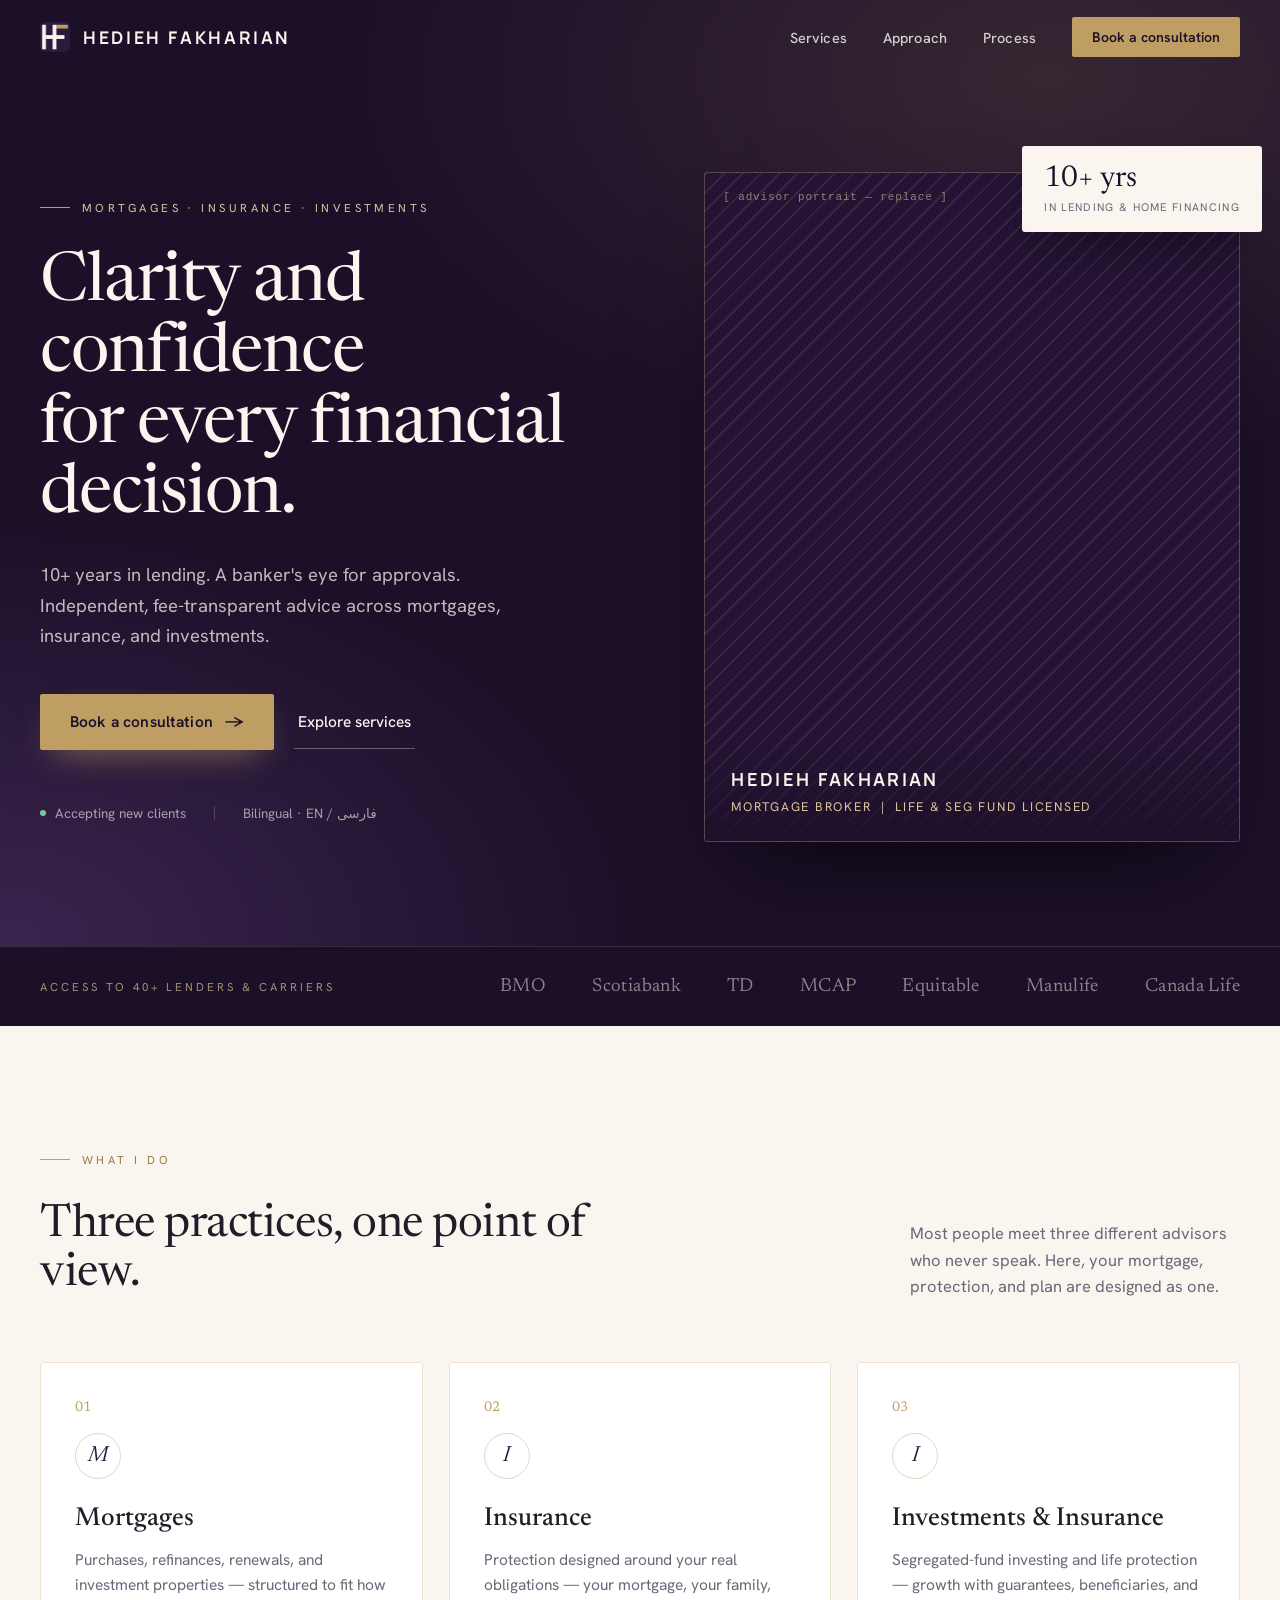
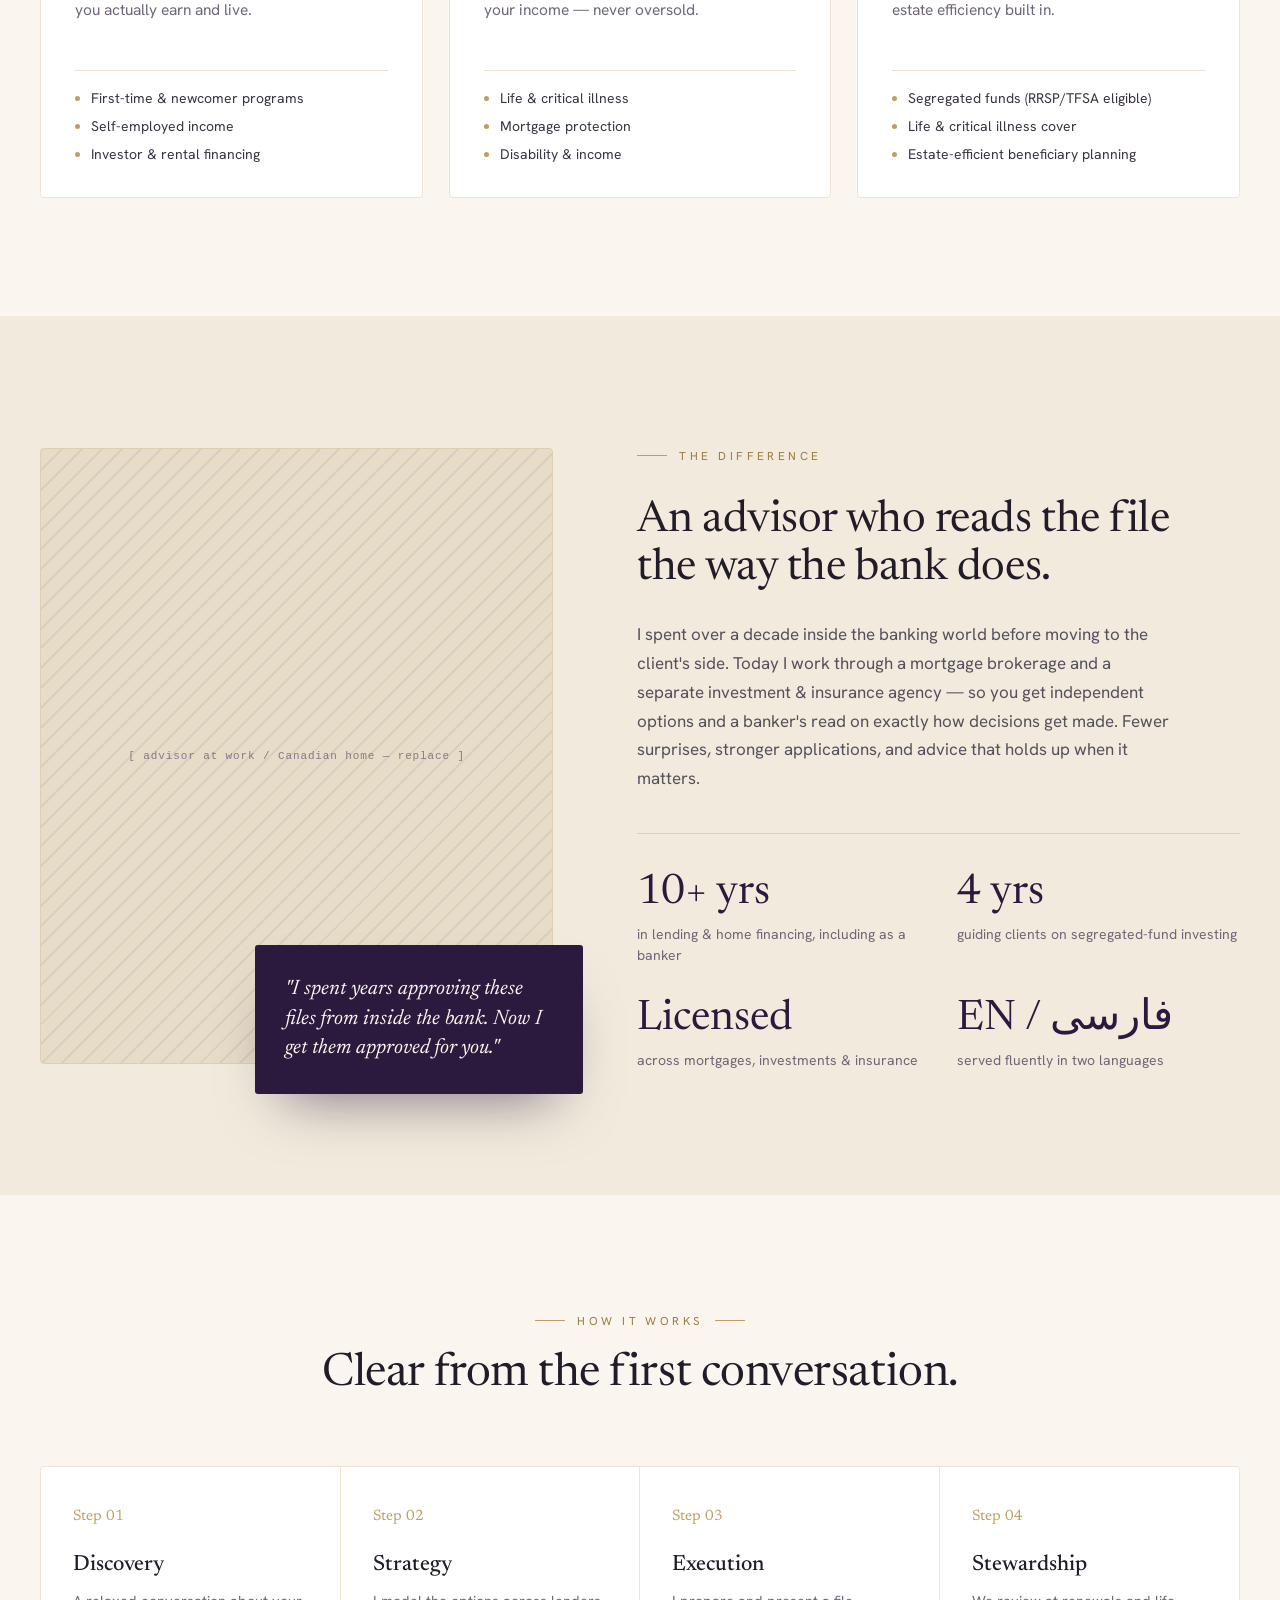
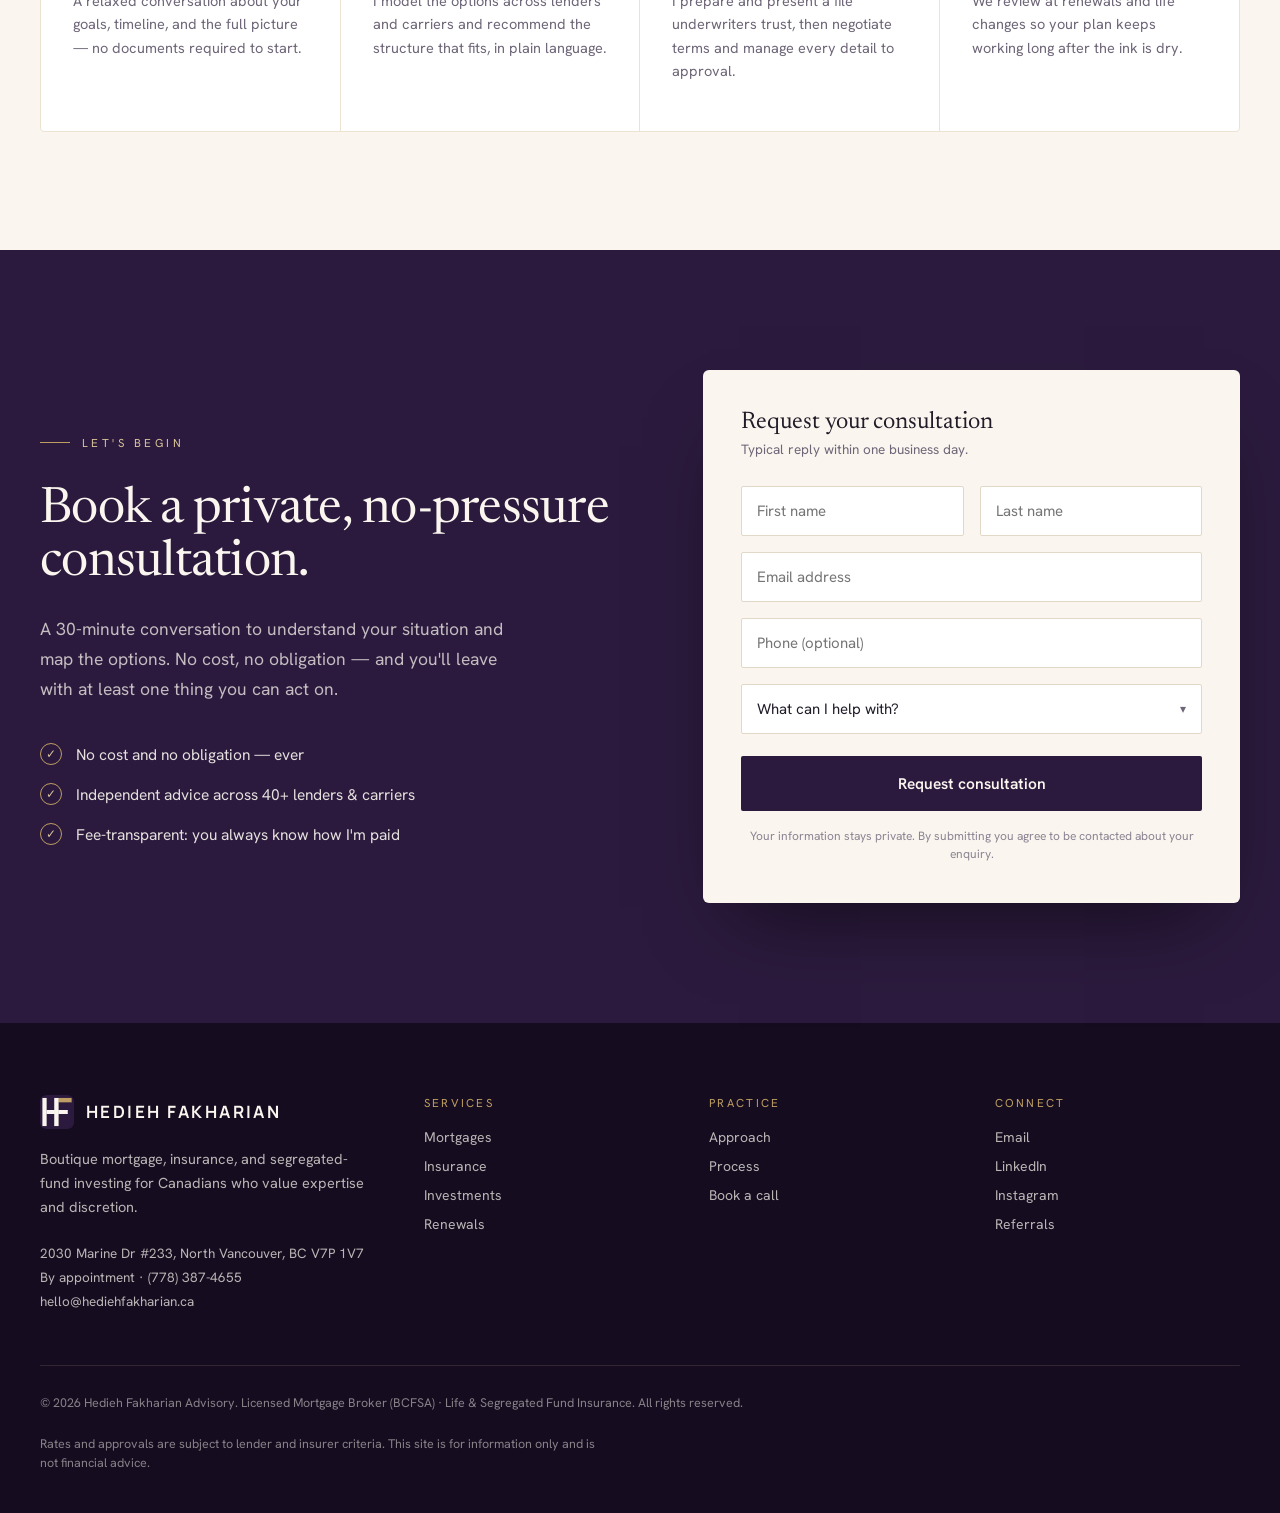
<file: index.html>
<!DOCTYPE html>
<html lang="en">
<head>
  <meta charset="utf-8">
  <meta name="viewport" content="width=device-width, initial-scale=1">
  <title>Hedieh Fakharian Advisory — Mortgages, Insurance & Investments</title>
  <meta name="description" content="Boutique mortgage, insurance, and segregated-fund investing for Canadians who value expertise and discretion. Based in North Vancouver, BC.">
  <link rel="icon" type="image/png" href="assets/favicon.png">
  <link rel="apple-touch-icon" href="assets/app-icon.png">
  <link rel="preconnect" href="https://fonts.googleapis.com">
  <link rel="preconnect" href="https://fonts.gstatic.com" crossorigin>
  <link href="https://fonts.googleapis.com/css2?family=Newsreader:ital,opsz,wght@0,6..72,300;0,6..72,400;0,6..72,500;0,6..72,600;1,6..72,300;1,6..72,400&family=Hanken+Grotesk:wght@400;500;600;700&family=Manrope:wght@600;700;800&display=swap" rel="stylesheet">
  <link rel="stylesheet" href="styles.css">
</head>
<body>

  <!-- HEADER -->
  <header class="site-header" id="site-header">
    <div class="header-inner">
      <a href="#top" class="wordmark">
        <img src="assets/favicon.png" alt="" class="wordmark-icon">
        <span class="wordmark-text">HEDIEH&nbsp;FAKHARIAN</span>
      </a>
      <nav class="header-nav">
        <a href="#services" class="nav-link">Services</a>
        <a href="#approach" class="nav-link">Approach</a>
        <a href="#process" class="nav-link">Process</a>
        <a href="#book" class="header-cta">Book a consultation</a>
      </nav>
      <button class="mobile-menu-btn" aria-label="Open menu" id="mobile-menu-btn">
        <span></span><span></span><span></span>
      </button>
    </div>
  </header>

  <!-- HERO -->
  <section id="top" class="hero">
    <div class="hero-gradient"></div>
    <div class="hero-inner">
      <div class="hero-content">
        <div class="eyebrow">
          <span class="eyebrow-line"></span>
          <span class="eyebrow-text">Mortgages · Insurance · Investments</span>
        </div>
        <h1 class="hero-heading">
          Clarity and confidence<br>for every financial decision.
        </h1>
        <p class="hero-sub">
          10+ years in lending. A banker's eye for approvals. Independent, fee-transparent advice across mortgages, insurance, and investments.
        </p>
        <div class="hero-actions">
          <a href="#book" class="btn-primary">
            Book a consultation <span class="arrow">→</span>
          </a>
          <a href="#services" class="btn-ghost">
            Explore services
          </a>
        </div>
        <div class="hero-meta">
          <span class="status-badge"><span class="status-dot"></span> Accepting new clients</span>
          <span class="meta-divider"></span>
          <span>Bilingual · EN / فارسی</span>
        </div>
      </div>

      <div class="hero-portrait">
        <div class="portrait-frame">
          <span class="portrait-placeholder">[ advisor portrait — replace ]</span>
          <div class="portrait-overlay">
            <div class="portrait-name">HEDIEH&nbsp;FAKHARIAN</div>
            <div class="portrait-title">Mortgage Broker &nbsp;|&nbsp; Life &amp; Seg Fund Licensed</div>
          </div>
        </div>
        <div class="portrait-chip">
          <div class="chip-figure">10+ yrs</div>
          <div class="chip-label">in lending &amp; home financing</div>
        </div>
      </div>
    </div>
  </section>

  <!-- TRUST STRIP -->
  <section class="trust-strip">
    <div class="trust-inner">
      <span class="trust-label">Access to 40+ lenders &amp; carriers</span>
      <div class="trust-logos">
        <span class="partner-name">BMO</span>
        <span class="partner-name">Scotiabank</span>
        <span class="partner-name">TD</span>
        <span class="partner-name">MCAP</span>
        <span class="partner-name">Equitable</span>
        <span class="partner-name">Manulife</span>
        <span class="partner-name">Canada Life</span>
      </div>
    </div>
  </section>

  <!-- SERVICES -->
  <section id="services" class="services">
    <div class="services-inner">
      <div class="services-header">
        <div class="services-header-left">
          <div class="eyebrow">
            <span class="eyebrow-line"></span>
            <span class="eyebrow-text eyebrow-text--dark">What I do</span>
          </div>
          <h2 class="section-heading">Three practices, one point of view.</h2>
        </div>
        <p class="services-intro">Most people meet three different advisors who never speak. Here, your mortgage, protection, and plan are designed as one.</p>
      </div>

      <div class="services-grid">
        <div class="service-card">
          <span class="service-num">01</span>
          <div class="service-icon"><span>M</span></div>
          <h3 class="service-title">Mortgages</h3>
          <p class="service-body">Purchases, refinances, renewals, and investment properties — structured to fit how you actually earn and live.</p>
          <div class="service-points">
            <div class="service-point"><span class="point-dot"></span>First-time &amp; newcomer programs</div>
            <div class="service-point"><span class="point-dot"></span>Self-employed income</div>
            <div class="service-point"><span class="point-dot"></span>Investor &amp; rental financing</div>
          </div>
        </div>

        <div class="service-card">
          <span class="service-num">02</span>
          <div class="service-icon"><span>I</span></div>
          <h3 class="service-title">Insurance</h3>
          <p class="service-body">Protection designed around your real obligations — your mortgage, your family, your income — never oversold.</p>
          <div class="service-points">
            <div class="service-point"><span class="point-dot"></span>Life &amp; critical illness</div>
            <div class="service-point"><span class="point-dot"></span>Mortgage protection</div>
            <div class="service-point"><span class="point-dot"></span>Disability &amp; income</div>
          </div>
        </div>

        <div class="service-card">
          <span class="service-num">03</span>
          <div class="service-icon"><span>I</span></div>
          <h3 class="service-title">Investments &amp; Insurance</h3>
          <p class="service-body">Segregated-fund investing and life protection — growth with guarantees, beneficiaries, and estate efficiency built in.</p>
          <div class="service-points">
            <div class="service-point"><span class="point-dot"></span>Segregated funds (RRSP/TFSA eligible)</div>
            <div class="service-point"><span class="point-dot"></span>Life &amp; critical illness cover</div>
            <div class="service-point"><span class="point-dot"></span>Estate-efficient beneficiary planning</div>
          </div>
        </div>
      </div>
    </div>
  </section>

  <!-- APPROACH / DIFFERENTIATOR -->
  <section id="approach" class="approach">
    <div class="approach-inner">
      <div class="approach-image-col">
        <div class="approach-image-frame">
          <span class="approach-placeholder">[ advisor at work / Canadian home — replace ]</span>
        </div>
        <div class="approach-quote-card">
          <p>"I spent years approving these files from inside the bank. Now I get them approved for you."</p>
        </div>
      </div>

      <div class="approach-content">
        <div class="eyebrow">
          <span class="eyebrow-line"></span>
          <span class="eyebrow-text eyebrow-text--dark">The difference</span>
        </div>
        <h2 class="section-heading approach-heading">An advisor who reads the file the way the bank does.</h2>
        <p class="approach-body">I spent over a decade inside the banking world before moving to the client's side. Today I work through a mortgage brokerage and a separate investment &amp; insurance agency — so you get independent options and a banker's read on exactly how decisions get made. Fewer surprises, stronger applications, and advice that holds up when it matters.</p>

        <div class="stats-grid">
          <div class="stat">
            <div class="stat-figure">10+ yrs</div>
            <div class="stat-label">in lending &amp; home financing, including as a banker</div>
          </div>
          <div class="stat">
            <div class="stat-figure">4 yrs</div>
            <div class="stat-label">guiding clients on segregated-fund investing</div>
          </div>
          <div class="stat">
            <div class="stat-figure">Licensed</div>
            <div class="stat-label">across mortgages, investments &amp; insurance</div>
          </div>
          <div class="stat">
            <div class="stat-figure">EN / فارسی</div>
            <div class="stat-label">served fluently in two languages</div>
          </div>
        </div>
      </div>
    </div>
  </section>

  <!-- PROCESS -->
  <section id="process" class="process">
    <div class="process-inner">
      <div class="process-header">
        <div class="eyebrow eyebrow--centered">
          <span class="eyebrow-line"></span>
          <span class="eyebrow-text eyebrow-text--dark">How it works</span>
          <span class="eyebrow-line"></span>
        </div>
        <h2 class="section-heading">Clear from the first conversation.</h2>
      </div>
      <div class="process-grid">
        <div class="process-step">
          <div class="step-num">Step 01</div>
          <h3 class="step-title">Discovery</h3>
          <p class="step-body">A relaxed conversation about your goals, timeline, and the full picture — no documents required to start.</p>
        </div>
        <div class="process-step">
          <div class="step-num">Step 02</div>
          <h3 class="step-title">Strategy</h3>
          <p class="step-body">I model the options across lenders and carriers and recommend the structure that fits, in plain language.</p>
        </div>
        <div class="process-step">
          <div class="step-num">Step 03</div>
          <h3 class="step-title">Execution</h3>
          <p class="step-body">I prepare and present a file underwriters trust, then negotiate terms and manage every detail to approval.</p>
        </div>
        <div class="process-step">
          <div class="step-num">Step 04</div>
          <h3 class="step-title">Stewardship</h3>
          <p class="step-body">We review at renewals and life changes so your plan keeps working long after the ink is dry.</p>
        </div>
      </div>
    </div>
  </section>

  <!-- BOOKING / CTA -->
  <section id="book" class="booking">
    <div class="booking-inner">
      <div class="booking-content">
        <div class="eyebrow">
          <span class="eyebrow-line"></span>
          <span class="eyebrow-text">Let's begin</span>
        </div>
        <h2 class="booking-heading">Book a private, no-pressure consultation.</h2>
        <p class="booking-sub">A 30-minute conversation to understand your situation and map the options. No cost, no obligation — and you'll leave with at least one thing you can act on.</p>
        <div class="assurances">
          <div class="assurance"><span class="assurance-check">✓</span>No cost and no obligation — ever</div>
          <div class="assurance"><span class="assurance-check">✓</span>Independent advice across 40+ lenders &amp; carriers</div>
          <div class="assurance"><span class="assurance-check">✓</span>Fee-transparent: you always know how I'm paid</div>
        </div>
      </div>

      <div class="booking-form-card">
        <div class="form-title">Request your consultation</div>
        <div class="form-subtitle">Typical reply within one business day.</div>
        <form class="booking-form" id="booking-form">
          <div class="form-row">
            <input type="text" placeholder="First name" required class="form-input">
            <input type="text" placeholder="Last name" required class="form-input">
          </div>
          <input type="email" placeholder="Email address" required class="form-input">
          <input type="tel" placeholder="Phone (optional)" class="form-input">
          <div class="select-wrapper">
            <select class="form-select" required>
              <option value="">What can I help with?</option>
              <option>I'm exploring a mortgage</option>
              <option>Refinancing / renewal</option>
              <option>Insurance &amp; protection</option>
              <option>Investments &amp; insurance</option>
              <option>Not sure yet — let's talk</option>
            </select>
            <span class="select-arrow">▾</span>
          </div>
          <button type="submit" class="form-submit" id="form-submit">Request consultation</button>
          <p class="form-disclaimer">Your information stays private. By submitting you agree to be contacted about your enquiry.</p>
        </form>
      </div>
    </div>
  </section>

  <!-- FOOTER -->
  <footer class="site-footer">
    <div class="footer-inner">
      <div class="footer-grid">
        <div class="footer-brand">
          <div class="footer-wordmark">
            <img src="assets/favicon.png" alt="" class="footer-icon">
            <span class="footer-name">HEDIEH&nbsp;FAKHARIAN</span>
          </div>
          <p class="footer-desc">Boutique mortgage, insurance, and segregated-fund investing for Canadians who value expertise and discretion.</p>
          <div class="footer-contact">
            <div>2030 Marine Dr #233, North Vancouver, BC V7P 1V7</div>
            <div>By appointment · (778) 387-4655</div>
            <div>hello@hediehfakharian.ca</div>
          </div>
        </div>

        <div class="footer-col">
          <div class="footer-col-head">Services</div>
          <div class="footer-links">
            <a href="#services">Mortgages</a>
            <a href="#services">Insurance</a>
            <a href="#services">Investments</a>
            <a href="#services">Renewals</a>
          </div>
        </div>

        <div class="footer-col">
          <div class="footer-col-head">Practice</div>
          <div class="footer-links">
            <a href="#approach">Approach</a>
            <a href="#process">Process</a>
            <a href="#book">Book a call</a>
          </div>
        </div>

        <div class="footer-col">
          <div class="footer-col-head">Connect</div>
          <div class="footer-links">
            <a href="mailto:hello@hediehfakharian.ca">Email</a>
            <a href="#">LinkedIn</a>
            <a href="#">Instagram</a>
            <a href="#">Referrals</a>
          </div>
        </div>
      </div>

      <div class="footer-bottom">
        <span>© 2026 Hedieh Fakharian Advisory. Licensed Mortgage Broker (BCFSA) · Life &amp; Segregated Fund Insurance. All rights reserved.</span>
        <span class="footer-legal">Rates and approvals are subject to lender and insurer criteria. This site is for information only and is not financial advice.</span>
      </div>
    </div>
  </footer>

  <!-- MOBILE NAV OVERLAY -->
  <div class="mobile-nav" id="mobile-nav">
    <nav class="mobile-nav-links">
      <a href="#services">Services</a>
      <a href="#approach">Approach</a>
      <a href="#process">Process</a>
      <a href="#book" class="mobile-nav-cta">Book a consultation</a>
    </nav>
  </div>

  <script src="script.js"></script>
</body>
</html>
</file>
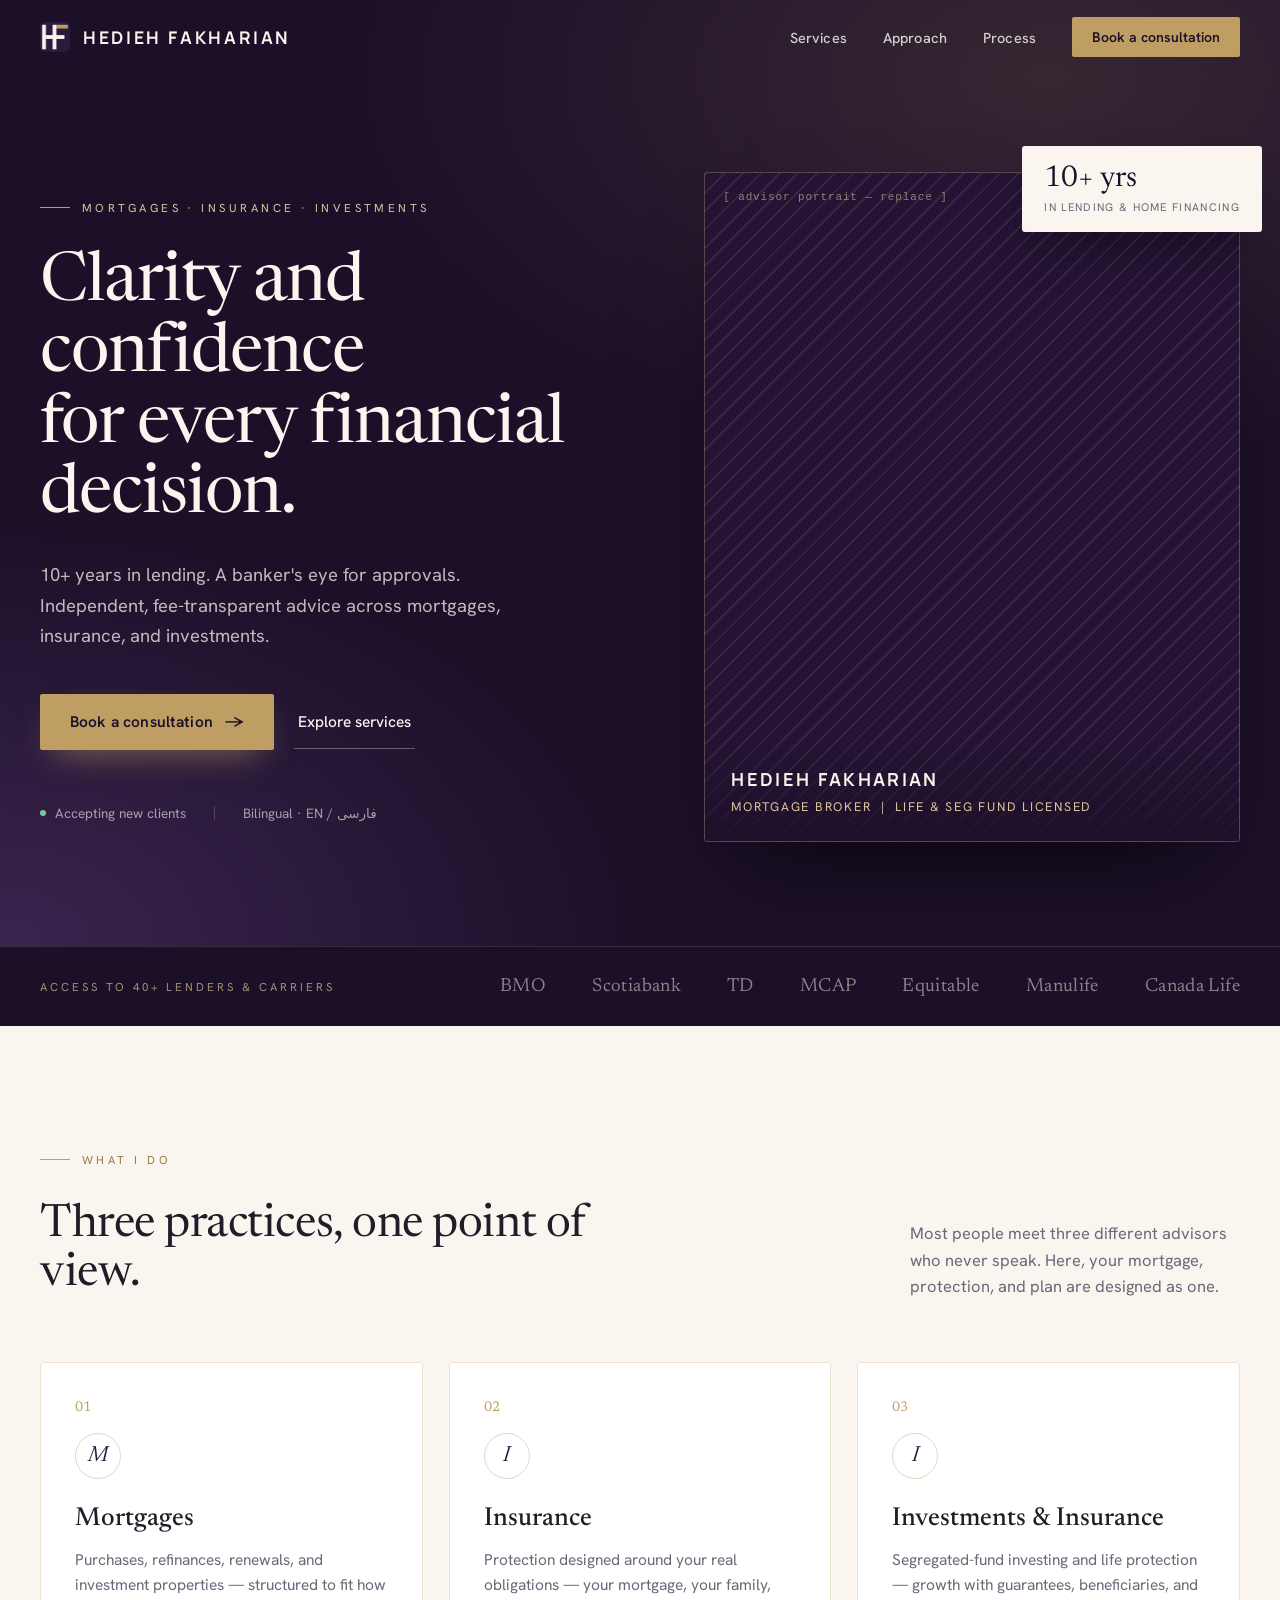
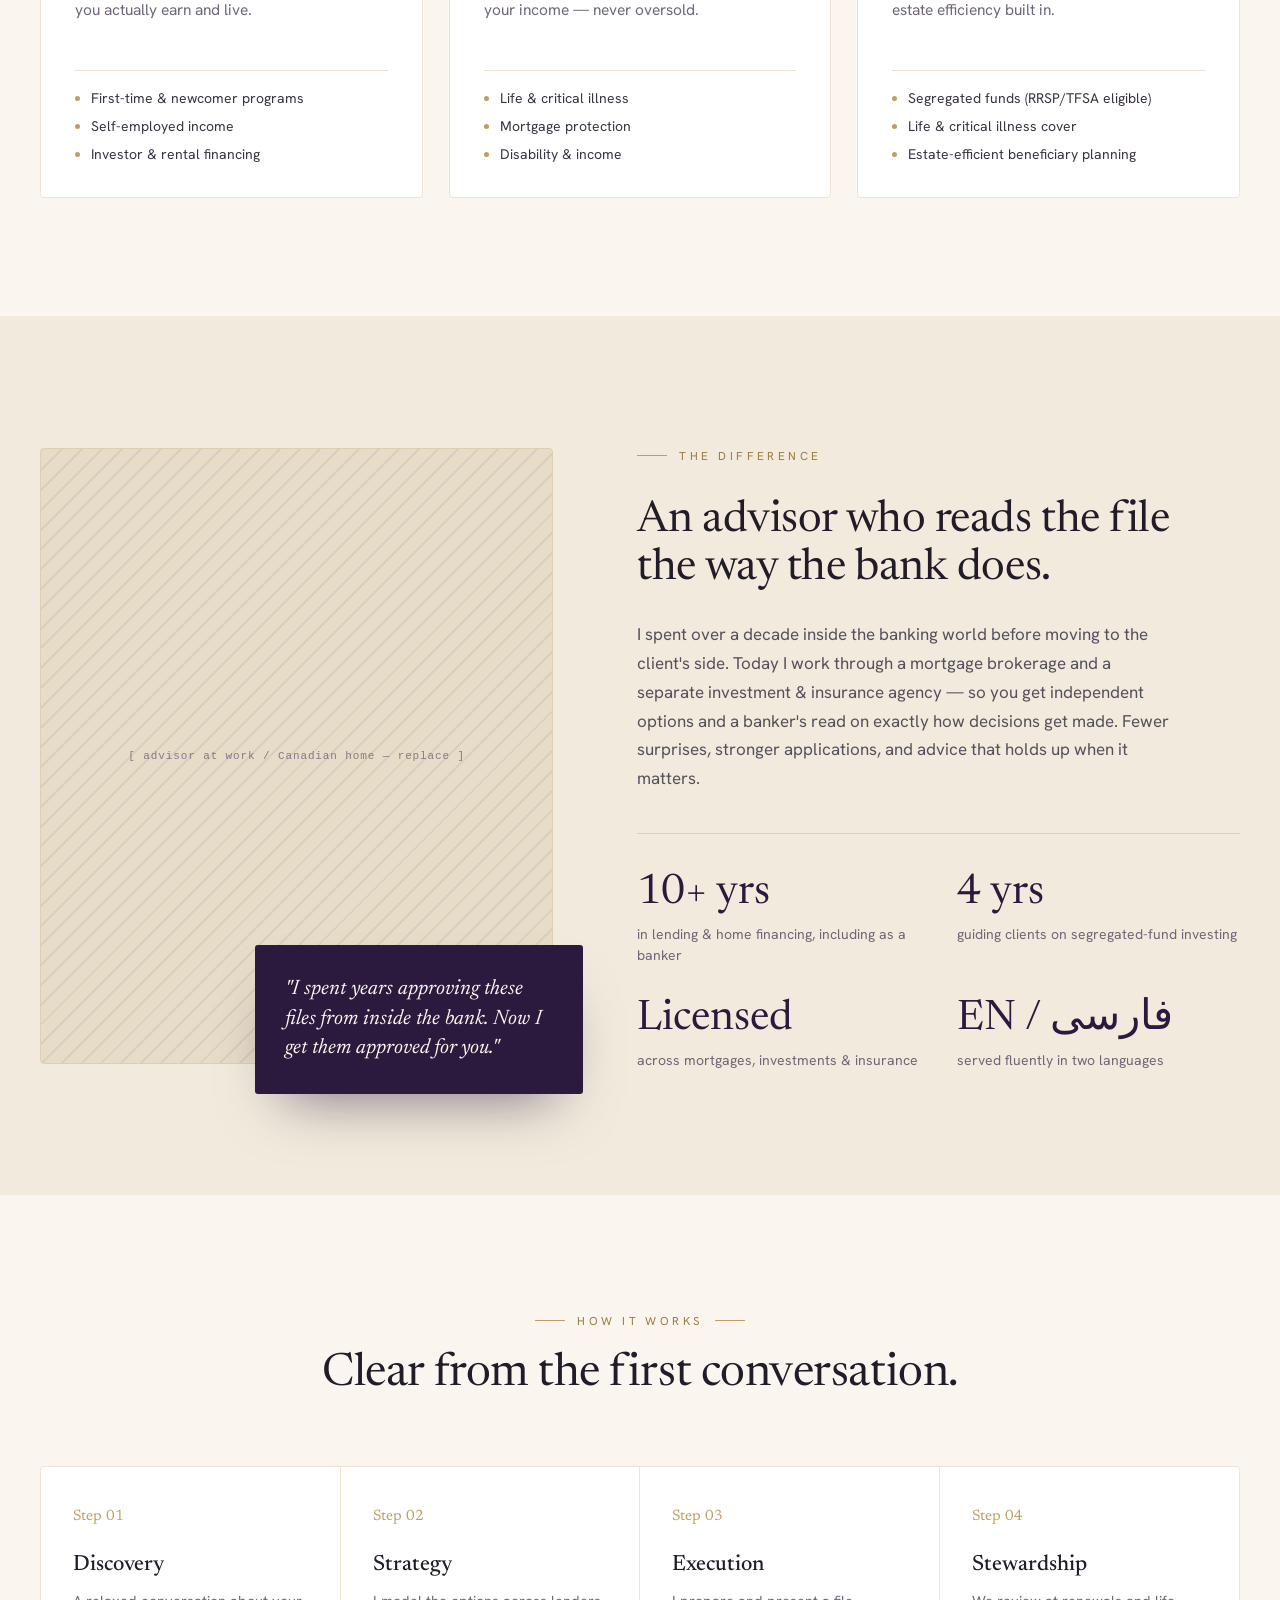
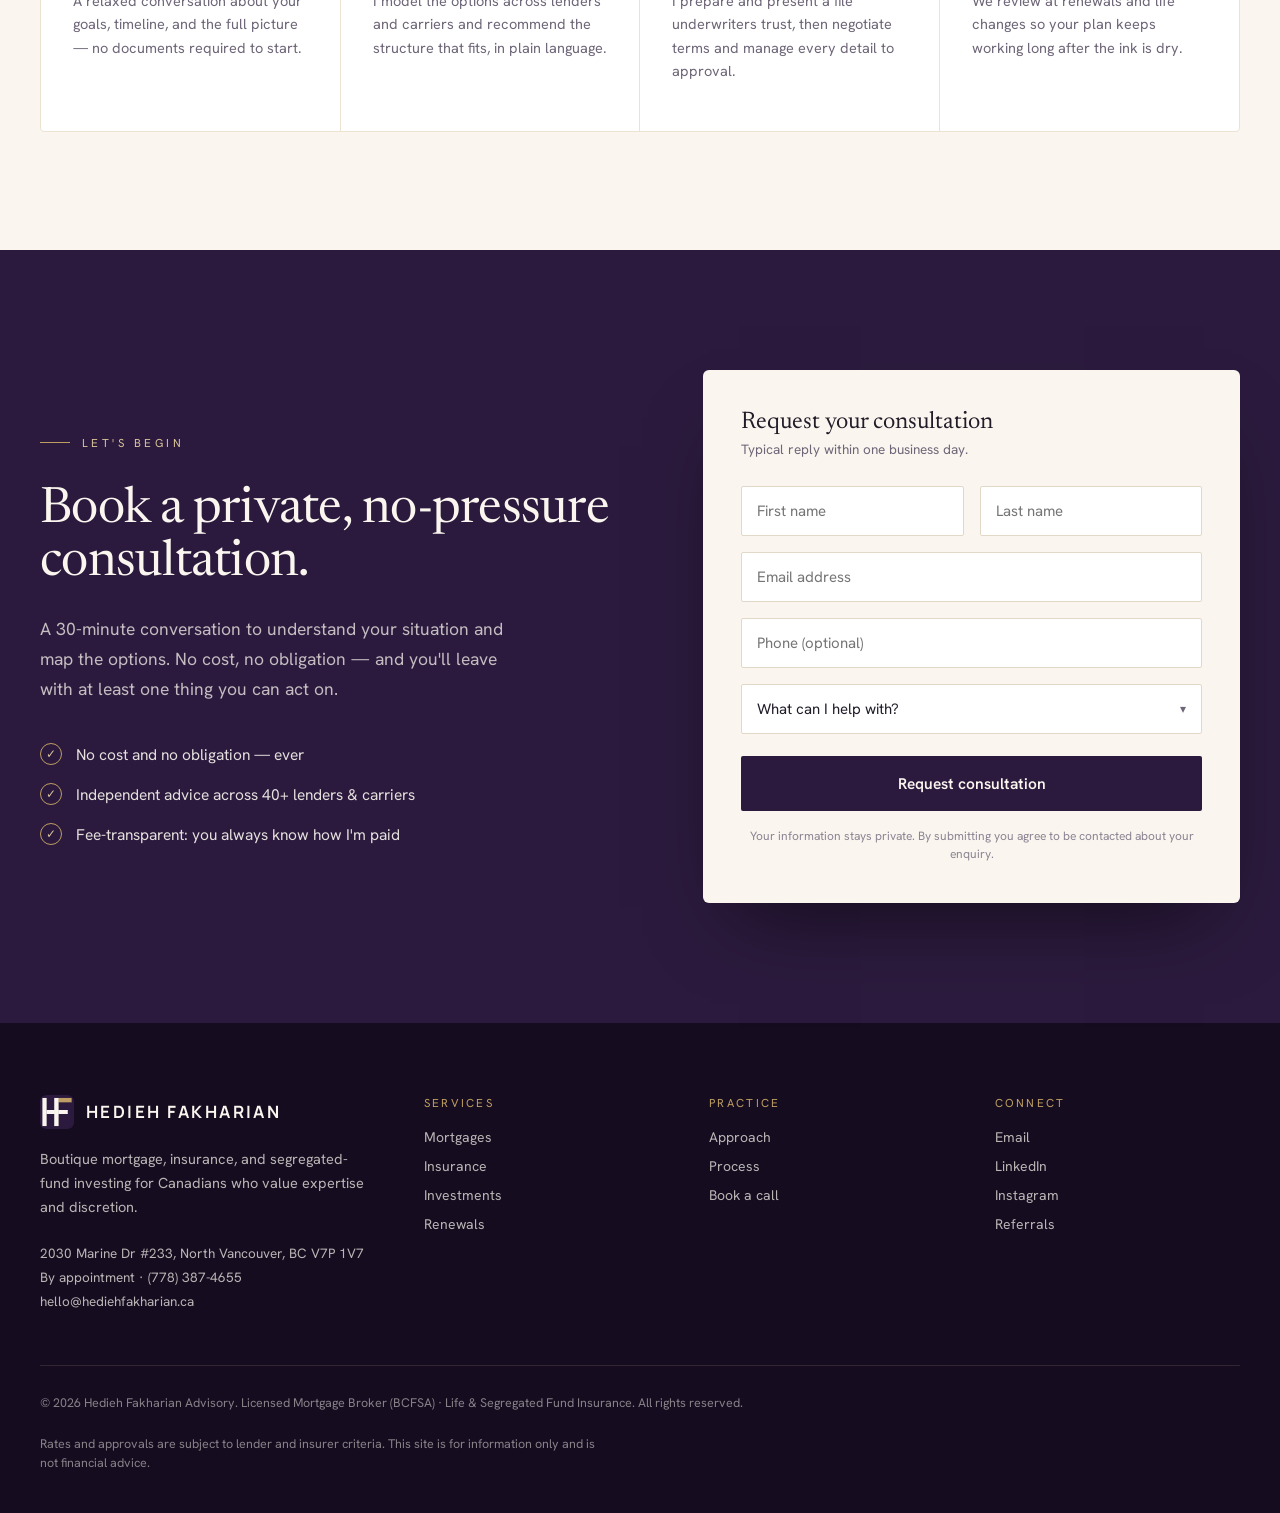
<file: hedieh-fakharian-advisory.html>
<!DOCTYPE html>
<html lang="en">
<head>
  <meta charset="utf-8">
  <meta name="viewport" content="width=device-width, initial-scale=1">
  <title>Hedieh Fakharian Advisory — Mortgages, Insurance & Investments</title>
  <meta name="description" content="Boutique mortgage, insurance, and segregated-fund investing for Canadians who value expertise and discretion. Based in North Vancouver, BC.">
  <link rel="icon" type="image/png" href="[data-uri]">
  <link rel="apple-touch-icon" href="[data-uri]">
  <link rel="preconnect" href="https://fonts.googleapis.com">
  <link rel="preconnect" href="https://fonts.gstatic.com" crossorigin>
  <link href="https://fonts.googleapis.com/css2?family=Newsreader:ital,opsz,wght@0,6..72,300;0,6..72,400;0,6..72,500;0,6..72,600;1,6..72,300;1,6..72,400&family=Hanken+Grotesk:wght@400;500;600;700&family=Manrope:wght@600;700;800&display=swap" rel="stylesheet">
  <style>/* ===== RESET & BASE ===== */
*, *::before, *::after { box-sizing: border-box; margin: 0; padding: 0; }
html { scroll-behavior: smooth; }
body {
  font-family: 'Hanken Grotesk', system-ui, sans-serif;
  color: #211C28;
  background: #FAF6EF;
  -webkit-font-smoothing: antialiased;
  -moz-osx-font-smoothing: grayscale;
  overflow-x: hidden;
}
::selection { background: #2B1A3D; color: #FAF6EF; }
img { display: block; max-width: 100%; }
a { transition: color 0.2s; }
button { cursor: pointer; }

@keyframes riseIn {
  from { opacity: 0; transform: translateY(18px); }
  to { opacity: 1; transform: translateY(0); }
}
@keyframes fadeIn {
  from { opacity: 0; }
  to { opacity: 1; }
}

/* ===== HEADER ===== */
.site-header {
  position: fixed;
  top: 0;
  left: 0;
  right: 0;
  z-index: 50;
  height: 74px;
  background: transparent;
  transition: background 0.4s ease, box-shadow 0.4s ease;
}
.site-header.scrolled {
  background: rgba(28, 16, 41, 0.92);
  backdrop-filter: saturate(140%) blur(14px);
  -webkit-backdrop-filter: saturate(140%) blur(14px);
  box-shadow: 0 1px 0 rgba(216, 195, 154, 0.16);
}
.header-inner {
  max-width: 1280px;
  margin: 0 auto;
  padding: 0 40px;
  height: 100%;
  display: flex;
  align-items: center;
  justify-content: space-between;
}
.wordmark {
  color: #FAF6EF;
  text-decoration: none;
  display: flex;
  align-items: center;
  gap: 13px;
}
.wordmark-icon {
  width: 30px;
  height: 30px;
  border-radius: 5px;
}
.wordmark-text {
  font-family: 'Manrope', sans-serif;
  font-weight: 700;
  font-size: 17.5px;
  letter-spacing: 0.15em;
}
.header-nav {
  display: flex;
  align-items: center;
  gap: 36px;
}
.nav-link {
  color: rgba(250, 246, 239, 0.82);
  font-size: 14.5px;
  font-weight: 500;
  text-decoration: none;
  letter-spacing: 0.01em;
}
.nav-link:hover { color: #D8C39A; }
.header-cta {
  background: #BE9E62;
  color: #1C1029;
  font-weight: 600;
  font-size: 14px;
  padding: 11px 20px;
  border-radius: 2px;
  text-decoration: none;
  white-space: nowrap;
  transition: opacity 0.2s, transform 0.2s;
}
.header-cta:hover {
  opacity: 0.88;
  transform: translateY(-1px);
}
.mobile-menu-btn {
  display: none;
  flex-direction: column;
  gap: 5px;
  background: none;
  border: none;
  padding: 8px;
}
.mobile-menu-btn span {
  display: block;
  width: 22px;
  height: 2px;
  background: #FAF6EF;
  border-radius: 1px;
  transition: transform 0.3s, opacity 0.3s;
}

/* ===== HERO ===== */
.hero {
  position: relative;
  background: #1C1029;
  color: #FAF6EF;
  overflow: hidden;
}
.hero-gradient {
  position: absolute;
  inset: 0;
  background:
    radial-gradient(120% 90% at 82% 8%, rgba(190, 158, 98, 0.16) 0%, rgba(190, 158, 98, 0) 46%),
    radial-gradient(90% 80% at 0% 100%, rgba(125, 86, 168, 0.30) 0%, rgba(125, 86, 168, 0) 55%);
}
.hero-inner {
  position: relative;
  max-width: 1280px;
  margin: 0 auto;
  padding: 172px 40px 104px;
  display: grid;
  grid-template-columns: 1.05fr 0.95fr;
  gap: 72px;
  align-items: center;
}
.hero-content {
  animation: riseIn 0.9s cubic-bezier(0.2, 0.7, 0.2, 1) both;
}
.eyebrow {
  display: inline-flex;
  align-items: center;
  gap: 12px;
  margin-bottom: 34px;
}
.eyebrow--centered {
  justify-content: center;
}
.eyebrow-line {
  width: 30px;
  height: 1px;
  background: #BE9E62;
}
.eyebrow-text {
  font-size: 11.5px;
  letter-spacing: 0.3em;
  text-transform: uppercase;
  color: #D8C39A;
}
.eyebrow-text--dark { color: #9A7B3E; }
.hero-heading {
  font-family: 'Newsreader', serif;
  font-weight: 400;
  font-size: 68px;
  line-height: 1.04;
  letter-spacing: -0.015em;
  margin-bottom: 28px;
}
.hero-heading em {
  font-style: italic;
  color: #D8C39A;
}
.hero-sub {
  font-size: 18.5px;
  line-height: 1.65;
  color: rgba(250, 246, 239, 0.74);
  max-width: 486px;
  margin-bottom: 42px;
}
.hero-actions {
  display: flex;
  align-items: center;
  gap: 20px;
  flex-wrap: wrap;
}
.btn-primary {
  display: inline-flex;
  align-items: center;
  gap: 12px;
  background: #BE9E62;
  color: #1C1029;
  font-weight: 600;
  font-size: 15.5px;
  letter-spacing: 0.01em;
  padding: 17px 30px;
  border-radius: 2px;
  text-decoration: none;
  box-shadow: 0 14px 34px -14px rgba(190, 158, 98, 0.7);
  transition: transform 0.2s, box-shadow 0.2s;
}
.btn-primary:hover {
  transform: translateY(-2px);
  box-shadow: 0 20px 40px -14px rgba(190, 158, 98, 0.8);
}
.btn-primary .arrow {
  font-size: 17px;
  transform: translateY(-1px);
}
.btn-ghost {
  display: inline-flex;
  align-items: center;
  gap: 10px;
  color: #FAF6EF;
  font-weight: 500;
  font-size: 15.5px;
  text-decoration: none;
  padding: 16px 4px;
  border-bottom: 1px solid rgba(250, 246, 239, 0.32);
  transition: border-color 0.2s, color 0.2s;
}
.btn-ghost:hover {
  border-color: #BE9E62;
  color: #D8C39A;
}
.hero-meta {
  margin-top: 54px;
  display: flex;
  align-items: center;
  gap: 28px;
  color: rgba(250, 246, 239, 0.6);
  font-size: 13.5px;
}
.status-badge {
  display: flex;
  align-items: center;
  gap: 9px;
}
.status-dot {
  width: 6px;
  height: 6px;
  border-radius: 50%;
  background: #7CC79B;
}
.meta-divider {
  width: 1px;
  height: 14px;
  background: rgba(250, 246, 239, 0.2);
}

/* Hero Portrait */
.hero-portrait {
  position: relative;
  animation: fadeIn 1.2s ease both;
}
.portrait-frame {
  position: relative;
  aspect-ratio: 4/5;
  border-radius: 4px;
  overflow: hidden;
  border: 1px solid rgba(216, 195, 154, 0.28);
  background-image: repeating-linear-gradient(135deg, rgba(216, 195, 154, 0.10) 0 2px, transparent 2px 13px);
  background-color: #241334;
  display: flex;
  align-items: flex-end;
  justify-content: center;
  box-shadow: 0 50px 90px -40px rgba(0, 0, 0, 0.7);
}
.portrait-placeholder {
  font-family: ui-monospace, Menlo, monospace;
  font-size: 11px;
  letter-spacing: 0.08em;
  color: rgba(216, 195, 154, 0.62);
  position: absolute;
  top: 18px;
  left: 18px;
}
.portrait-overlay {
  position: relative;
  width: 100%;
  padding: 26px;
  background: linear-gradient(0deg, rgba(28, 16, 41, 0.92) 0%, rgba(28, 16, 41, 0) 100%);
}
.portrait-name {
  font-family: 'Manrope', sans-serif;
  font-weight: 700;
  font-size: 18px;
  letter-spacing: 0.13em;
}
.portrait-title {
  font-size: 12.5px;
  letter-spacing: 0.14em;
  text-transform: uppercase;
  color: #D8C39A;
  margin-top: 7px;
}
.portrait-chip {
  position: absolute;
  top: -26px;
  right: -22px;
  background: #FAF6EF;
  color: #1C1029;
  padding: 18px 22px;
  border-radius: 3px;
  box-shadow: 0 24px 50px -22px rgba(0, 0, 0, 0.55);
}
.chip-figure {
  font-family: 'Newsreader', serif;
  font-size: 30px;
  line-height: 1;
}
.chip-label {
  font-size: 11px;
  letter-spacing: 0.12em;
  text-transform: uppercase;
  color: #6E6678;
  margin-top: 6px;
}

/* ===== TRUST STRIP ===== */
.trust-strip {
  background: #1C1029;
  border-top: 1px solid rgba(216, 195, 154, 0.16);
}
.trust-inner {
  max-width: 1280px;
  margin: 0 auto;
  padding: 30px 40px;
  display: flex;
  align-items: center;
  justify-content: space-between;
  gap: 40px;
  flex-wrap: wrap;
}
.trust-label {
  font-size: 11.5px;
  letter-spacing: 0.26em;
  text-transform: uppercase;
  color: rgba(216, 195, 154, 0.7);
  white-space: nowrap;
}
.trust-logos {
  display: flex;
  align-items: center;
  gap: 46px;
  flex-wrap: wrap;
  flex: 1;
  justify-content: flex-end;
}
.partner-name {
  font-family: 'Newsreader', serif;
  font-size: 19px;
  color: rgba(250, 246, 239, 0.5);
  letter-spacing: 0.02em;
  white-space: nowrap;
}

/* ===== SERVICES ===== */
.services {
  background: #FAF6EF;
  padding: 118px 40px;
}
.services-inner {
  max-width: 1280px;
  margin: 0 auto;
}
.services-header {
  display: flex;
  align-items: flex-end;
  justify-content: space-between;
  gap: 40px;
  margin-bottom: 62px;
  flex-wrap: wrap;
}
.services-header-left {
  max-width: 620px;
}
.section-heading {
  font-family: 'Newsreader', serif;
  font-weight: 400;
  font-size: 46px;
  line-height: 1.08;
  letter-spacing: -0.01em;
}
.services-intro {
  font-size: 16.5px;
  line-height: 1.62;
  color: #6E6678;
  max-width: 330px;
}
.services-grid {
  display: grid;
  grid-template-columns: repeat(3, 1fr);
  gap: 26px;
}
.service-card {
  position: relative;
  background: #fff;
  border: 1px solid #ECE3D3;
  border-radius: 4px;
  padding: 38px 34px 34px;
  display: flex;
  flex-direction: column;
  min-height: 436px;
  transition: transform 0.35s cubic-bezier(0.2, 0.7, 0.2, 1), box-shadow 0.35s, border-color 0.35s;
}
.service-card:hover {
  transform: translateY(-6px);
  box-shadow: 0 30px 60px -34px rgba(43, 26, 61, 0.4);
  border-color: #D8C39A;
}
.service-num {
  font-family: 'Newsreader', serif;
  font-size: 14px;
  color: #BE9E62;
}
.service-icon {
  width: 46px;
  height: 46px;
  border-radius: 50%;
  border: 1px solid #E4D7BE;
  display: flex;
  align-items: center;
  justify-content: center;
  margin: 18px 0 26px;
  color: #2B1A3D;
}
.service-icon span {
  font-family: 'Newsreader', serif;
  font-style: italic;
  font-size: 22px;
}
.service-title {
  font-family: 'Newsreader', serif;
  font-weight: 500;
  font-size: 26px;
  line-height: 1.12;
  margin-bottom: 14px;
}
.service-body {
  font-size: 15.5px;
  line-height: 1.6;
  color: #6E6678;
  margin-bottom: 24px;
  flex: 1;
}
.service-points {
  border-top: 1px solid #ECE3D3;
  padding-top: 18px;
  display: flex;
  flex-direction: column;
  gap: 10px;
}
.service-point {
  display: flex;
  align-items: center;
  gap: 11px;
  font-size: 14px;
  color: #3A3340;
}
.point-dot {
  width: 5px;
  height: 5px;
  border-radius: 50%;
  background: #BE9E62;
  flex: none;
}

/* ===== APPROACH ===== */
.approach {
  background: #F2EBDD;
  padding: 124px 40px;
}
.approach-inner {
  max-width: 1280px;
  margin: 0 auto;
  display: grid;
  grid-template-columns: 0.92fr 1.08fr;
  gap: 84px;
  align-items: center;
}
.approach-image-col {
  position: relative;
}
.approach-image-frame {
  aspect-ratio: 5/6;
  border-radius: 4px;
  background-image: repeating-linear-gradient(135deg, rgba(43, 26, 61, 0.07) 0 2px, transparent 2px 14px);
  background-color: #E7DCC8;
  border: 1px solid #DECFB4;
  display: flex;
  align-items: center;
  justify-content: center;
}
.approach-placeholder {
  font-family: ui-monospace, Menlo, monospace;
  font-size: 11px;
  letter-spacing: 0.08em;
  color: rgba(43, 26, 61, 0.5);
}
.approach-quote-card {
  position: absolute;
  bottom: -30px;
  right: -30px;
  width: 64%;
  background: #2B1A3D;
  color: #FAF6EF;
  padding: 30px;
  border-radius: 3px;
  box-shadow: 0 30px 60px -28px rgba(43, 26, 61, 0.6);
}
.approach-quote-card p {
  font-family: 'Newsreader', serif;
  font-style: italic;
  font-size: 21px;
  line-height: 1.4;
}
.approach-heading {
  margin-bottom: 26px;
  max-width: 560px;
  font-size: 44px;
  line-height: 1.1;
}
.approach-body {
  font-size: 17px;
  line-height: 1.7;
  color: #54505C;
  max-width: 540px;
  margin-bottom: 40px;
}
.stats-grid {
  display: grid;
  grid-template-columns: repeat(2, 1fr);
  gap: 32px 36px;
  border-top: 1px solid #DECFB4;
  padding-top: 38px;
}
.stat-figure {
  font-family: 'Newsreader', serif;
  font-size: 42px;
  line-height: 1;
  color: #2B1A3D;
}
.stat-label {
  font-size: 14px;
  line-height: 1.5;
  color: #6E6678;
  margin-top: 10px;
}

/* ===== PROCESS ===== */
.process {
  background: #FAF6EF;
  padding: 118px 40px;
}
.process-inner {
  max-width: 1280px;
  margin: 0 auto;
}
.process-header {
  text-align: center;
  margin-bottom: 66px;
}
.process-header .eyebrow {
  margin-bottom: 22px;
  display: flex;
  justify-content: center;
}
.process-grid {
  display: grid;
  grid-template-columns: repeat(4, 1fr);
  border: 1px solid #ECE3D3;
  border-radius: 4px;
  overflow: hidden;
  background: #fff;
}
.process-step {
  padding: 42px 32px 48px;
  border-right: 1px solid #ECE3D3;
  transition: background 0.3s;
}
.process-step:last-child { border-right: none; }
.process-step:hover { background: #FBF8F1; }
.step-num {
  font-family: 'Newsreader', serif;
  font-size: 15px;
  color: #BE9E62;
  margin-bottom: 30px;
}
.step-title {
  font-family: 'Newsreader', serif;
  font-weight: 500;
  font-size: 22px;
  margin-bottom: 13px;
}
.step-body {
  font-size: 14.5px;
  line-height: 1.62;
  color: #6E6678;
}

/* ===== BOOKING ===== */
.booking {
  background: #2B1A3D;
  color: #FAF6EF;
  padding: 120px 40px;
}
.booking-inner {
  max-width: 1280px;
  margin: 0 auto;
  display: grid;
  grid-template-columns: 1fr 0.92fr;
  gap: 80px;
  align-items: center;
}
.booking-heading {
  font-family: 'Newsreader', serif;
  font-weight: 400;
  font-size: 50px;
  line-height: 1.06;
  letter-spacing: -0.015em;
  margin-bottom: 24px;
}
.booking-sub {
  font-size: 17.5px;
  line-height: 1.7;
  color: rgba(250, 246, 239, 0.74);
  max-width: 480px;
  margin-bottom: 40px;
}
.assurances {
  display: flex;
  flex-direction: column;
  gap: 18px;
}
.assurance {
  display: flex;
  align-items: center;
  gap: 14px;
  font-size: 15.5px;
  color: rgba(250, 246, 239, 0.9);
}
.assurance-check {
  width: 22px;
  height: 22px;
  border-radius: 50%;
  border: 1px solid #BE9E62;
  display: flex;
  align-items: center;
  justify-content: center;
  color: #D8C39A;
  font-size: 12px;
  flex: none;
}

/* Booking Form */
.booking-form-card {
  background: #FAF6EF;
  color: #211C28;
  border-radius: 6px;
  padding: 40px 38px;
  box-shadow: 0 40px 80px -36px rgba(0, 0, 0, 0.6);
}
.form-title {
  font-family: 'Newsreader', serif;
  font-size: 24px;
  margin-bottom: 6px;
}
.form-subtitle {
  font-size: 13.5px;
  color: #6E6678;
  margin-bottom: 28px;
}
.booking-form {
  display: flex;
  flex-direction: column;
  gap: 16px;
}
.form-row {
  display: grid;
  grid-template-columns: 1fr 1fr;
  gap: 16px;
}
.form-input {
  width: 100%;
  background: #fff;
  border: 1px solid #E2D8C7;
  border-radius: 2px;
  padding: 14px 15px;
  font-family: inherit;
  font-size: 15px;
  color: #211C28;
  outline: none;
  transition: border-color 0.2s;
}
.form-input:focus { border-color: #BE9E62; }
.select-wrapper {
  position: relative;
}
.form-select {
  width: 100%;
  appearance: none;
  -webkit-appearance: none;
  background: #fff;
  border: 1px solid #E2D8C7;
  border-radius: 2px;
  padding: 14px 15px;
  font-family: inherit;
  font-size: 15px;
  color: #211C28;
  outline: none;
  cursor: pointer;
  transition: border-color 0.2s;
}
.form-select:focus { border-color: #BE9E62; }
.select-arrow {
  position: absolute;
  right: 16px;
  top: 50%;
  transform: translateY(-50%);
  pointer-events: none;
  color: #6E6678;
  font-size: 12px;
}
.form-submit {
  margin-top: 6px;
  background: #2B1A3D;
  color: #FAF6EF;
  font-family: 'Hanken Grotesk', sans-serif;
  font-weight: 600;
  font-size: 15.5px;
  border: none;
  padding: 17px;
  border-radius: 2px;
  transition: background 0.25s, transform 0.2s;
}
.form-submit:hover {
  background: #3A2455;
  transform: translateY(-1px);
}
.form-submit.submitted {
  background: #2E7D4F;
  pointer-events: none;
}
.form-disclaimer {
  font-size: 12px;
  color: #8A8392;
  line-height: 1.5;
  text-align: center;
}

/* ===== FOOTER ===== */
.site-footer {
  background: #150C1F;
  color: rgba(250, 246, 239, 0.72);
  padding: 72px 40px 40px;
}
.footer-inner {
  max-width: 1280px;
  margin: 0 auto;
}
.footer-grid {
  display: grid;
  grid-template-columns: 1.4fr 1fr 1fr 1fr;
  gap: 40px;
  padding-bottom: 52px;
  border-bottom: 1px solid rgba(216, 195, 154, 0.14);
}
.footer-wordmark {
  display: flex;
  align-items: center;
  gap: 12px;
  margin-bottom: 18px;
}
.footer-icon {
  width: 34px;
  height: 34px;
  border-radius: 6px;
}
.footer-name {
  font-family: 'Manrope', sans-serif;
  font-weight: 700;
  font-size: 17px;
  letter-spacing: 0.14em;
  color: #FAF6EF;
}
.footer-desc {
  font-size: 14.5px;
  line-height: 1.65;
  max-width: 330px;
}
.footer-contact {
  margin-top: 22px;
  font-size: 13.5px;
  line-height: 1.8;
}
.footer-col-head {
  font-size: 11.5px;
  letter-spacing: 0.2em;
  text-transform: uppercase;
  color: #BE9E62;
  margin-bottom: 18px;
}
.footer-links {
  display: flex;
  flex-direction: column;
  gap: 11px;
}
.footer-links a {
  font-size: 14px;
  color: rgba(250, 246, 239, 0.72);
  text-decoration: none;
}
.footer-links a:hover { color: #D8C39A; }
.footer-bottom {
  display: flex;
  align-items: center;
  justify-content: space-between;
  gap: 24px;
  padding-top: 28px;
  flex-wrap: wrap;
  font-size: 12.5px;
  color: rgba(250, 246, 239, 0.5);
}
.footer-legal {
  max-width: 560px;
  line-height: 1.5;
}

/* ===== MOBILE NAV OVERLAY ===== */
.mobile-nav {
  position: fixed;
  inset: 0;
  z-index: 49;
  background: rgba(28, 16, 41, 0.97);
  backdrop-filter: blur(16px);
  -webkit-backdrop-filter: blur(16px);
  display: flex;
  align-items: center;
  justify-content: center;
  opacity: 0;
  pointer-events: none;
  transition: opacity 0.3s;
}
.mobile-nav.open {
  opacity: 1;
  pointer-events: auto;
}
.mobile-nav-links {
  display: flex;
  flex-direction: column;
  align-items: center;
  gap: 32px;
}
.mobile-nav-links a {
  font-family: 'Newsreader', serif;
  font-size: 32px;
  color: #FAF6EF;
  text-decoration: none;
  transition: color 0.2s;
}
.mobile-nav-links a:hover { color: #D8C39A; }
.mobile-nav-cta {
  margin-top: 16px;
  background: #BE9E62;
  color: #1C1029 !important;
  font-family: 'Hanken Grotesk', sans-serif !important;
  font-size: 16px !important;
  font-weight: 600;
  padding: 16px 32px;
  border-radius: 2px;
}

/* ===== RESPONSIVE ===== */
@media (max-width: 1024px) {
  .hero-inner {
    grid-template-columns: 1fr;
    padding: 140px 40px 80px;
    gap: 56px;
  }
  .hero-portrait { max-width: 420px; }
  .approach-inner {
    grid-template-columns: 1fr;
    gap: 60px;
  }
  .approach-image-col { max-width: 500px; }
  .booking-inner {
    grid-template-columns: 1fr;
    gap: 56px;
  }
  .services-grid { grid-template-columns: 1fr 1fr; }
  .process-grid { grid-template-columns: 1fr 1fr; }
  .process-step { border-right: none; border-bottom: 1px solid #ECE3D3; }
  .process-step:nth-child(odd) { border-right: 1px solid #ECE3D3; }
  .process-step:nth-last-child(-n+2) { border-bottom: none; }
  .footer-grid { grid-template-columns: 1fr 1fr; gap: 40px 60px; }
}

@media (max-width: 768px) {
  .header-inner { padding: 0 24px; }
  .header-nav { display: none; }
  .mobile-menu-btn { display: flex; }
  .hero-inner { padding: 130px 24px 64px; }
  .hero-heading { font-size: 44px; }
  .hero-sub { font-size: 16.5px; }
  .hero-meta { flex-direction: column; align-items: flex-start; gap: 12px; }
  .meta-divider { display: none; }
  .portrait-chip { top: -16px; right: -10px; padding: 14px 16px; }
  .chip-figure { font-size: 24px; }
  .trust-inner { justify-content: center; padding: 24px; }
  .trust-logos { justify-content: center; gap: 24px; }
  .services { padding: 80px 24px; }
  .services-grid { grid-template-columns: 1fr; }
  .service-card { min-height: auto; }
  .section-heading { font-size: 36px; }
  .approach { padding: 80px 24px; }
  .approach-quote-card {
    position: relative;
    bottom: auto;
    right: auto;
    width: 100%;
    margin-top: -20px;
  }
  .approach-heading { font-size: 34px; }
  .stats-grid { grid-template-columns: 1fr 1fr; gap: 24px; }
  .stat-figure { font-size: 32px; }
  .process { padding: 80px 24px; }
  .process-grid { grid-template-columns: 1fr; }
  .process-step { border-right: none !important; border-bottom: 1px solid #ECE3D3; }
  .process-step:last-child { border-bottom: none; }
  .booking { padding: 80px 24px; }
  .booking-heading { font-size: 36px; }
  .booking-form-card { padding: 30px 24px; }
  .form-row { grid-template-columns: 1fr; }
  .site-footer { padding: 56px 24px 32px; }
  .footer-grid { grid-template-columns: 1fr; gap: 36px; }
  .footer-bottom { flex-direction: column; align-items: flex-start; }
}

@media (max-width: 480px) {
  .hero-heading { font-size: 36px; }
  .btn-primary { width: 100%; justify-content: center; }
  .booking-heading { font-size: 30px; }
}
</style>
</head>
<body>

  <!-- HEADER -->
  <header class="site-header" id="site-header">
    <div class="header-inner">
      <a href="#top" class="wordmark">
        <img src="[data-uri]" alt="" class="wordmark-icon">
        <span class="wordmark-text">HEDIEH&nbsp;FAKHARIAN</span>
      </a>
      <nav class="header-nav">
        <a href="#services" class="nav-link">Services</a>
        <a href="#approach" class="nav-link">Approach</a>
        <a href="#process" class="nav-link">Process</a>
        <a href="#book" class="header-cta">Book a consultation</a>
      </nav>
      <button class="mobile-menu-btn" aria-label="Open menu" id="mobile-menu-btn">
        <span></span><span></span><span></span>
      </button>
    </div>
  </header>

  <!-- HERO -->
  <section id="top" class="hero">
    <div class="hero-gradient"></div>
    <div class="hero-inner">
      <div class="hero-content">
        <div class="eyebrow">
          <span class="eyebrow-line"></span>
          <span class="eyebrow-text">Mortgages · Insurance · Investments</span>
        </div>
        <h1 class="hero-heading">
          Clarity and confidence<br>for every financial decision.
        </h1>
        <p class="hero-sub">
          10+ years in lending. A banker's eye for approvals. Independent, fee-transparent advice across mortgages, insurance, and investments.
        </p>
        <div class="hero-actions">
          <a href="#book" class="btn-primary">
            Book a consultation <span class="arrow">→</span>
          </a>
          <a href="#services" class="btn-ghost">
            Explore services
          </a>
        </div>
        <div class="hero-meta">
          <span class="status-badge"><span class="status-dot"></span> Accepting new clients</span>
          <span class="meta-divider"></span>
          <span>Bilingual · EN / فارسی</span>
        </div>
      </div>

      <div class="hero-portrait">
        <div class="portrait-frame">
          <span class="portrait-placeholder">[ advisor portrait — replace ]</span>
          <div class="portrait-overlay">
            <div class="portrait-name">HEDIEH&nbsp;FAKHARIAN</div>
            <div class="portrait-title">Mortgage Broker &nbsp;|&nbsp; Life &amp; Seg Fund Licensed</div>
          </div>
        </div>
        <div class="portrait-chip">
          <div class="chip-figure">10+ yrs</div>
          <div class="chip-label">in lending &amp; home financing</div>
        </div>
      </div>
    </div>
  </section>

  <!-- TRUST STRIP -->
  <section class="trust-strip">
    <div class="trust-inner">
      <span class="trust-label">Access to 40+ lenders &amp; carriers</span>
      <div class="trust-logos">
        <span class="partner-name">BMO</span>
        <span class="partner-name">Scotiabank</span>
        <span class="partner-name">TD</span>
        <span class="partner-name">MCAP</span>
        <span class="partner-name">Equitable</span>
        <span class="partner-name">Manulife</span>
        <span class="partner-name">Canada Life</span>
      </div>
    </div>
  </section>

  <!-- SERVICES -->
  <section id="services" class="services">
    <div class="services-inner">
      <div class="services-header">
        <div class="services-header-left">
          <div class="eyebrow">
            <span class="eyebrow-line"></span>
            <span class="eyebrow-text eyebrow-text--dark">What I do</span>
          </div>
          <h2 class="section-heading">Three practices, one point of view.</h2>
        </div>
        <p class="services-intro">Most people meet three different advisors who never speak. Here, your mortgage, protection, and plan are designed as one.</p>
      </div>

      <div class="services-grid">
        <div class="service-card">
          <span class="service-num">01</span>
          <div class="service-icon"><span>M</span></div>
          <h3 class="service-title">Mortgages</h3>
          <p class="service-body">Purchases, refinances, renewals, and investment properties — structured to fit how you actually earn and live.</p>
          <div class="service-points">
            <div class="service-point"><span class="point-dot"></span>First-time &amp; newcomer programs</div>
            <div class="service-point"><span class="point-dot"></span>Self-employed income</div>
            <div class="service-point"><span class="point-dot"></span>Investor &amp; rental financing</div>
          </div>
        </div>

        <div class="service-card">
          <span class="service-num">02</span>
          <div class="service-icon"><span>I</span></div>
          <h3 class="service-title">Insurance</h3>
          <p class="service-body">Protection designed around your real obligations — your mortgage, your family, your income — never oversold.</p>
          <div class="service-points">
            <div class="service-point"><span class="point-dot"></span>Life &amp; critical illness</div>
            <div class="service-point"><span class="point-dot"></span>Mortgage protection</div>
            <div class="service-point"><span class="point-dot"></span>Disability &amp; income</div>
          </div>
        </div>

        <div class="service-card">
          <span class="service-num">03</span>
          <div class="service-icon"><span>I</span></div>
          <h3 class="service-title">Investments &amp; Insurance</h3>
          <p class="service-body">Segregated-fund investing and life protection — growth with guarantees, beneficiaries, and estate efficiency built in.</p>
          <div class="service-points">
            <div class="service-point"><span class="point-dot"></span>Segregated funds (RRSP/TFSA eligible)</div>
            <div class="service-point"><span class="point-dot"></span>Life &amp; critical illness cover</div>
            <div class="service-point"><span class="point-dot"></span>Estate-efficient beneficiary planning</div>
          </div>
        </div>
      </div>
    </div>
  </section>

  <!-- APPROACH / DIFFERENTIATOR -->
  <section id="approach" class="approach">
    <div class="approach-inner">
      <div class="approach-image-col">
        <div class="approach-image-frame">
          <span class="approach-placeholder">[ advisor at work / Canadian home — replace ]</span>
        </div>
        <div class="approach-quote-card">
          <p>"I spent years approving these files from inside the bank. Now I get them approved for you."</p>
        </div>
      </div>

      <div class="approach-content">
        <div class="eyebrow">
          <span class="eyebrow-line"></span>
          <span class="eyebrow-text eyebrow-text--dark">The difference</span>
        </div>
        <h2 class="section-heading approach-heading">An advisor who reads the file the way the bank does.</h2>
        <p class="approach-body">I spent over a decade inside the banking world before moving to the client's side. Today I work through a mortgage brokerage and a separate investment &amp; insurance agency — so you get independent options and a banker's read on exactly how decisions get made. Fewer surprises, stronger applications, and advice that holds up when it matters.</p>

        <div class="stats-grid">
          <div class="stat">
            <div class="stat-figure">10+ yrs</div>
            <div class="stat-label">in lending &amp; home financing, including as a banker</div>
          </div>
          <div class="stat">
            <div class="stat-figure">4 yrs</div>
            <div class="stat-label">guiding clients on segregated-fund investing</div>
          </div>
          <div class="stat">
            <div class="stat-figure">Licensed</div>
            <div class="stat-label">across mortgages, investments &amp; insurance</div>
          </div>
          <div class="stat">
            <div class="stat-figure">EN / فارسی</div>
            <div class="stat-label">served fluently in two languages</div>
          </div>
        </div>
      </div>
    </div>
  </section>

  <!-- PROCESS -->
  <section id="process" class="process">
    <div class="process-inner">
      <div class="process-header">
        <div class="eyebrow eyebrow--centered">
          <span class="eyebrow-line"></span>
          <span class="eyebrow-text eyebrow-text--dark">How it works</span>
          <span class="eyebrow-line"></span>
        </div>
        <h2 class="section-heading">Clear from the first conversation.</h2>
      </div>
      <div class="process-grid">
        <div class="process-step">
          <div class="step-num">Step 01</div>
          <h3 class="step-title">Discovery</h3>
          <p class="step-body">A relaxed conversation about your goals, timeline, and the full picture — no documents required to start.</p>
        </div>
        <div class="process-step">
          <div class="step-num">Step 02</div>
          <h3 class="step-title">Strategy</h3>
          <p class="step-body">I model the options across lenders and carriers and recommend the structure that fits, in plain language.</p>
        </div>
        <div class="process-step">
          <div class="step-num">Step 03</div>
          <h3 class="step-title">Execution</h3>
          <p class="step-body">I prepare and present a file underwriters trust, then negotiate terms and manage every detail to approval.</p>
        </div>
        <div class="process-step">
          <div class="step-num">Step 04</div>
          <h3 class="step-title">Stewardship</h3>
          <p class="step-body">We review at renewals and life changes so your plan keeps working long after the ink is dry.</p>
        </div>
      </div>
    </div>
  </section>

  <!-- BOOKING / CTA -->
  <section id="book" class="booking">
    <div class="booking-inner">
      <div class="booking-content">
        <div class="eyebrow">
          <span class="eyebrow-line"></span>
          <span class="eyebrow-text">Let's begin</span>
        </div>
        <h2 class="booking-heading">Book a private, no-pressure consultation.</h2>
        <p class="booking-sub">A 30-minute conversation to understand your situation and map the options. No cost, no obligation — and you'll leave with at least one thing you can act on.</p>
        <div class="assurances">
          <div class="assurance"><span class="assurance-check">✓</span>No cost and no obligation — ever</div>
          <div class="assurance"><span class="assurance-check">✓</span>Independent advice across 40+ lenders &amp; carriers</div>
          <div class="assurance"><span class="assurance-check">✓</span>Fee-transparent: you always know how I'm paid</div>
        </div>
      </div>

      <div class="booking-form-card">
        <div class="form-title">Request your consultation</div>
        <div class="form-subtitle">Typical reply within one business day.</div>
        <form class="booking-form" id="booking-form">
          <div class="form-row">
            <input type="text" placeholder="First name" required class="form-input">
            <input type="text" placeholder="Last name" required class="form-input">
          </div>
          <input type="email" placeholder="Email address" required class="form-input">
          <input type="tel" placeholder="Phone (optional)" class="form-input">
          <div class="select-wrapper">
            <select class="form-select" required>
              <option value="">What can I help with?</option>
              <option>I'm exploring a mortgage</option>
              <option>Refinancing / renewal</option>
              <option>Insurance &amp; protection</option>
              <option>Investments &amp; insurance</option>
              <option>Not sure yet — let's talk</option>
            </select>
            <span class="select-arrow">▾</span>
          </div>
          <button type="submit" class="form-submit" id="form-submit">Request consultation</button>
          <p class="form-disclaimer">Your information stays private. By submitting you agree to be contacted about your enquiry.</p>
        </form>
      </div>
    </div>
  </section>

  <!-- FOOTER -->
  <footer class="site-footer">
    <div class="footer-inner">
      <div class="footer-grid">
        <div class="footer-brand">
          <div class="footer-wordmark">
            <img src="[data-uri]" alt="" class="footer-icon">
            <span class="footer-name">HEDIEH&nbsp;FAKHARIAN</span>
          </div>
          <p class="footer-desc">Boutique mortgage, insurance, and segregated-fund investing for Canadians who value expertise and discretion.</p>
          <div class="footer-contact">
            <div>2030 Marine Dr #233, North Vancouver, BC V7P 1V7</div>
            <div>By appointment · (778) 387-4655</div>
            <div>hello@hediehfakharian.ca</div>
          </div>
        </div>

        <div class="footer-col">
          <div class="footer-col-head">Services</div>
          <div class="footer-links">
            <a href="#services">Mortgages</a>
            <a href="#services">Insurance</a>
            <a href="#services">Investments</a>
            <a href="#services">Renewals</a>
          </div>
        </div>

        <div class="footer-col">
          <div class="footer-col-head">Practice</div>
          <div class="footer-links">
            <a href="#approach">Approach</a>
            <a href="#process">Process</a>
            <a href="#book">Book a call</a>
          </div>
        </div>

        <div class="footer-col">
          <div class="footer-col-head">Connect</div>
          <div class="footer-links">
            <a href="mailto:hello@hediehfakharian.ca">Email</a>
            <a href="#">LinkedIn</a>
            <a href="#">Instagram</a>
            <a href="#">Referrals</a>
          </div>
        </div>
      </div>

      <div class="footer-bottom">
        <span>© 2026 Hedieh Fakharian Advisory. Licensed Mortgage Broker (BCFSA) · Life &amp; Segregated Fund Insurance. All rights reserved.</span>
        <span class="footer-legal">Rates and approvals are subject to lender and insurer criteria. This site is for information only and is not financial advice.</span>
      </div>
    </div>
  </footer>

  <!-- MOBILE NAV OVERLAY -->
  <div class="mobile-nav" id="mobile-nav">
    <nav class="mobile-nav-links">
      <a href="#services">Services</a>
      <a href="#approach">Approach</a>
      <a href="#process">Process</a>
      <a href="#book" class="mobile-nav-cta">Book a consultation</a>
    </nav>
  </div>

  <script>(() => {
  const header = document.getElementById('site-header');
  const form = document.getElementById('booking-form');
  const submitBtn = document.getElementById('form-submit');
  const mobileBtn = document.getElementById('mobile-menu-btn');
  const mobileNav = document.getElementById('mobile-nav');

  // Sticky header background on scroll
  let ticking = false;
  window.addEventListener('scroll', () => {
    if (!ticking) {
      requestAnimationFrame(() => {
        header.classList.toggle('scrolled', window.scrollY > 40);
        ticking = false;
      });
      ticking = true;
    }
  }, { passive: true });

  // Form submission
  form.addEventListener('submit', (e) => {
    e.preventDefault();
    submitBtn.textContent = 'Thank you — I’ll be in touch ✓';
    submitBtn.classList.add('submitted');
  });

  // Mobile menu toggle
  mobileBtn.addEventListener('click', () => {
    const isOpen = mobileNav.classList.toggle('open');
    mobileBtn.setAttribute('aria-expanded', isOpen);
    document.body.style.overflow = isOpen ? 'hidden' : '';
  });

  // Close mobile nav on link click
  mobileNav.querySelectorAll('a').forEach(link => {
    link.addEventListener('click', () => {
      mobileNav.classList.remove('open');
      mobileBtn.setAttribute('aria-expanded', 'false');
      document.body.style.overflow = '';
    });
  });
})();
</script>
</body>
</html>
</file>
<file: styles.css>
/* ===== RESET & BASE ===== */
*, *::before, *::after { box-sizing: border-box; margin: 0; padding: 0; }
html { scroll-behavior: smooth; }
body {
  font-family: 'Hanken Grotesk', system-ui, sans-serif;
  color: #211C28;
  background: #FAF6EF;
  -webkit-font-smoothing: antialiased;
  -moz-osx-font-smoothing: grayscale;
  overflow-x: hidden;
}
::selection { background: #2B1A3D; color: #FAF6EF; }
img { display: block; max-width: 100%; }
a { transition: color 0.2s; }
button { cursor: pointer; }

@keyframes riseIn {
  from { opacity: 0; transform: translateY(18px); }
  to { opacity: 1; transform: translateY(0); }
}
@keyframes fadeIn {
  from { opacity: 0; }
  to { opacity: 1; }
}

/* ===== HEADER ===== */
.site-header {
  position: fixed;
  top: 0;
  left: 0;
  right: 0;
  z-index: 50;
  height: 74px;
  background: transparent;
  transition: background 0.4s ease, box-shadow 0.4s ease;
}
.site-header.scrolled {
  background: rgba(28, 16, 41, 0.92);
  backdrop-filter: saturate(140%) blur(14px);
  -webkit-backdrop-filter: saturate(140%) blur(14px);
  box-shadow: 0 1px 0 rgba(216, 195, 154, 0.16);
}
.header-inner {
  max-width: 1280px;
  margin: 0 auto;
  padding: 0 40px;
  height: 100%;
  display: flex;
  align-items: center;
  justify-content: space-between;
}
.wordmark {
  color: #FAF6EF;
  text-decoration: none;
  display: flex;
  align-items: center;
  gap: 13px;
}
.wordmark-icon {
  width: 30px;
  height: 30px;
  border-radius: 5px;
}
.wordmark-text {
  font-family: 'Manrope', sans-serif;
  font-weight: 700;
  font-size: 17.5px;
  letter-spacing: 0.15em;
}
.header-nav {
  display: flex;
  align-items: center;
  gap: 36px;
}
.nav-link {
  color: rgba(250, 246, 239, 0.82);
  font-size: 14.5px;
  font-weight: 500;
  text-decoration: none;
  letter-spacing: 0.01em;
}
.nav-link:hover { color: #D8C39A; }
.header-cta {
  background: #BE9E62;
  color: #1C1029;
  font-weight: 600;
  font-size: 14px;
  padding: 11px 20px;
  border-radius: 2px;
  text-decoration: none;
  white-space: nowrap;
  transition: opacity 0.2s, transform 0.2s;
}
.header-cta:hover {
  opacity: 0.88;
  transform: translateY(-1px);
}
.mobile-menu-btn {
  display: none;
  flex-direction: column;
  gap: 5px;
  background: none;
  border: none;
  padding: 8px;
}
.mobile-menu-btn span {
  display: block;
  width: 22px;
  height: 2px;
  background: #FAF6EF;
  border-radius: 1px;
  transition: transform 0.3s, opacity 0.3s;
}

/* ===== HERO ===== */
.hero {
  position: relative;
  background: #1C1029;
  color: #FAF6EF;
  overflow: hidden;
}
.hero-gradient {
  position: absolute;
  inset: 0;
  background:
    radial-gradient(120% 90% at 82% 8%, rgba(190, 158, 98, 0.16) 0%, rgba(190, 158, 98, 0) 46%),
    radial-gradient(90% 80% at 0% 100%, rgba(125, 86, 168, 0.30) 0%, rgba(125, 86, 168, 0) 55%);
}
.hero-inner {
  position: relative;
  max-width: 1280px;
  margin: 0 auto;
  padding: 172px 40px 104px;
  display: grid;
  grid-template-columns: 1.05fr 0.95fr;
  gap: 72px;
  align-items: center;
}
.hero-content {
  animation: riseIn 0.9s cubic-bezier(0.2, 0.7, 0.2, 1) both;
}
.eyebrow {
  display: inline-flex;
  align-items: center;
  gap: 12px;
  margin-bottom: 34px;
}
.eyebrow--centered {
  justify-content: center;
}
.eyebrow-line {
  width: 30px;
  height: 1px;
  background: #BE9E62;
}
.eyebrow-text {
  font-size: 11.5px;
  letter-spacing: 0.3em;
  text-transform: uppercase;
  color: #D8C39A;
}
.eyebrow-text--dark { color: #9A7B3E; }
.hero-heading {
  font-family: 'Newsreader', serif;
  font-weight: 400;
  font-size: 68px;
  line-height: 1.04;
  letter-spacing: -0.015em;
  margin-bottom: 28px;
}
.hero-heading em {
  font-style: italic;
  color: #D8C39A;
}
.hero-sub {
  font-size: 18.5px;
  line-height: 1.65;
  color: rgba(250, 246, 239, 0.74);
  max-width: 486px;
  margin-bottom: 42px;
}
.hero-actions {
  display: flex;
  align-items: center;
  gap: 20px;
  flex-wrap: wrap;
}
.btn-primary {
  display: inline-flex;
  align-items: center;
  gap: 12px;
  background: #BE9E62;
  color: #1C1029;
  font-weight: 600;
  font-size: 15.5px;
  letter-spacing: 0.01em;
  padding: 17px 30px;
  border-radius: 2px;
  text-decoration: none;
  box-shadow: 0 14px 34px -14px rgba(190, 158, 98, 0.7);
  transition: transform 0.2s, box-shadow 0.2s;
}
.btn-primary:hover {
  transform: translateY(-2px);
  box-shadow: 0 20px 40px -14px rgba(190, 158, 98, 0.8);
}
.btn-primary .arrow {
  font-size: 17px;
  transform: translateY(-1px);
}
.btn-ghost {
  display: inline-flex;
  align-items: center;
  gap: 10px;
  color: #FAF6EF;
  font-weight: 500;
  font-size: 15.5px;
  text-decoration: none;
  padding: 16px 4px;
  border-bottom: 1px solid rgba(250, 246, 239, 0.32);
  transition: border-color 0.2s, color 0.2s;
}
.btn-ghost:hover {
  border-color: #BE9E62;
  color: #D8C39A;
}
.hero-meta {
  margin-top: 54px;
  display: flex;
  align-items: center;
  gap: 28px;
  color: rgba(250, 246, 239, 0.6);
  font-size: 13.5px;
}
.status-badge {
  display: flex;
  align-items: center;
  gap: 9px;
}
.status-dot {
  width: 6px;
  height: 6px;
  border-radius: 50%;
  background: #7CC79B;
}
.meta-divider {
  width: 1px;
  height: 14px;
  background: rgba(250, 246, 239, 0.2);
}

/* Hero Portrait */
.hero-portrait {
  position: relative;
  animation: fadeIn 1.2s ease both;
}
.portrait-frame {
  position: relative;
  aspect-ratio: 4/5;
  border-radius: 4px;
  overflow: hidden;
  border: 1px solid rgba(216, 195, 154, 0.28);
  background-image: repeating-linear-gradient(135deg, rgba(216, 195, 154, 0.10) 0 2px, transparent 2px 13px);
  background-color: #241334;
  display: flex;
  align-items: flex-end;
  justify-content: center;
  box-shadow: 0 50px 90px -40px rgba(0, 0, 0, 0.7);
}
.portrait-placeholder {
  font-family: ui-monospace, Menlo, monospace;
  font-size: 11px;
  letter-spacing: 0.08em;
  color: rgba(216, 195, 154, 0.62);
  position: absolute;
  top: 18px;
  left: 18px;
}
.portrait-overlay {
  position: relative;
  width: 100%;
  padding: 26px;
  background: linear-gradient(0deg, rgba(28, 16, 41, 0.92) 0%, rgba(28, 16, 41, 0) 100%);
}
.portrait-name {
  font-family: 'Manrope', sans-serif;
  font-weight: 700;
  font-size: 18px;
  letter-spacing: 0.13em;
}
.portrait-title {
  font-size: 12.5px;
  letter-spacing: 0.14em;
  text-transform: uppercase;
  color: #D8C39A;
  margin-top: 7px;
}
.portrait-chip {
  position: absolute;
  top: -26px;
  right: -22px;
  background: #FAF6EF;
  color: #1C1029;
  padding: 18px 22px;
  border-radius: 3px;
  box-shadow: 0 24px 50px -22px rgba(0, 0, 0, 0.55);
}
.chip-figure {
  font-family: 'Newsreader', serif;
  font-size: 30px;
  line-height: 1;
}
.chip-label {
  font-size: 11px;
  letter-spacing: 0.12em;
  text-transform: uppercase;
  color: #6E6678;
  margin-top: 6px;
}

/* ===== TRUST STRIP ===== */
.trust-strip {
  background: #1C1029;
  border-top: 1px solid rgba(216, 195, 154, 0.16);
}
.trust-inner {
  max-width: 1280px;
  margin: 0 auto;
  padding: 30px 40px;
  display: flex;
  align-items: center;
  justify-content: space-between;
  gap: 40px;
  flex-wrap: wrap;
}
.trust-label {
  font-size: 11.5px;
  letter-spacing: 0.26em;
  text-transform: uppercase;
  color: rgba(216, 195, 154, 0.7);
  white-space: nowrap;
}
.trust-logos {
  display: flex;
  align-items: center;
  gap: 46px;
  flex-wrap: wrap;
  flex: 1;
  justify-content: flex-end;
}
.partner-name {
  font-family: 'Newsreader', serif;
  font-size: 19px;
  color: rgba(250, 246, 239, 0.5);
  letter-spacing: 0.02em;
  white-space: nowrap;
}

/* ===== SERVICES ===== */
.services {
  background: #FAF6EF;
  padding: 118px 40px;
}
.services-inner {
  max-width: 1280px;
  margin: 0 auto;
}
.services-header {
  display: flex;
  align-items: flex-end;
  justify-content: space-between;
  gap: 40px;
  margin-bottom: 62px;
  flex-wrap: wrap;
}
.services-header-left {
  max-width: 620px;
}
.section-heading {
  font-family: 'Newsreader', serif;
  font-weight: 400;
  font-size: 46px;
  line-height: 1.08;
  letter-spacing: -0.01em;
}
.services-intro {
  font-size: 16.5px;
  line-height: 1.62;
  color: #6E6678;
  max-width: 330px;
}
.services-grid {
  display: grid;
  grid-template-columns: repeat(3, 1fr);
  gap: 26px;
}
.service-card {
  position: relative;
  background: #fff;
  border: 1px solid #ECE3D3;
  border-radius: 4px;
  padding: 38px 34px 34px;
  display: flex;
  flex-direction: column;
  min-height: 436px;
  transition: transform 0.35s cubic-bezier(0.2, 0.7, 0.2, 1), box-shadow 0.35s, border-color 0.35s;
}
.service-card:hover {
  transform: translateY(-6px);
  box-shadow: 0 30px 60px -34px rgba(43, 26, 61, 0.4);
  border-color: #D8C39A;
}
.service-num {
  font-family: 'Newsreader', serif;
  font-size: 14px;
  color: #BE9E62;
}
.service-icon {
  width: 46px;
  height: 46px;
  border-radius: 50%;
  border: 1px solid #E4D7BE;
  display: flex;
  align-items: center;
  justify-content: center;
  margin: 18px 0 26px;
  color: #2B1A3D;
}
.service-icon span {
  font-family: 'Newsreader', serif;
  font-style: italic;
  font-size: 22px;
}
.service-title {
  font-family: 'Newsreader', serif;
  font-weight: 500;
  font-size: 26px;
  line-height: 1.12;
  margin-bottom: 14px;
}
.service-body {
  font-size: 15.5px;
  line-height: 1.6;
  color: #6E6678;
  margin-bottom: 24px;
  flex: 1;
}
.service-points {
  border-top: 1px solid #ECE3D3;
  padding-top: 18px;
  display: flex;
  flex-direction: column;
  gap: 10px;
}
.service-point {
  display: flex;
  align-items: center;
  gap: 11px;
  font-size: 14px;
  color: #3A3340;
}
.point-dot {
  width: 5px;
  height: 5px;
  border-radius: 50%;
  background: #BE9E62;
  flex: none;
}

/* ===== APPROACH ===== */
.approach {
  background: #F2EBDD;
  padding: 124px 40px;
}
.approach-inner {
  max-width: 1280px;
  margin: 0 auto;
  display: grid;
  grid-template-columns: 0.92fr 1.08fr;
  gap: 84px;
  align-items: center;
}
.approach-image-col {
  position: relative;
}
.approach-image-frame {
  aspect-ratio: 5/6;
  border-radius: 4px;
  background-image: repeating-linear-gradient(135deg, rgba(43, 26, 61, 0.07) 0 2px, transparent 2px 14px);
  background-color: #E7DCC8;
  border: 1px solid #DECFB4;
  display: flex;
  align-items: center;
  justify-content: center;
}
.approach-placeholder {
  font-family: ui-monospace, Menlo, monospace;
  font-size: 11px;
  letter-spacing: 0.08em;
  color: rgba(43, 26, 61, 0.5);
}
.approach-quote-card {
  position: absolute;
  bottom: -30px;
  right: -30px;
  width: 64%;
  background: #2B1A3D;
  color: #FAF6EF;
  padding: 30px;
  border-radius: 3px;
  box-shadow: 0 30px 60px -28px rgba(43, 26, 61, 0.6);
}
.approach-quote-card p {
  font-family: 'Newsreader', serif;
  font-style: italic;
  font-size: 21px;
  line-height: 1.4;
}
.approach-heading {
  margin-bottom: 26px;
  max-width: 560px;
  font-size: 44px;
  line-height: 1.1;
}
.approach-body {
  font-size: 17px;
  line-height: 1.7;
  color: #54505C;
  max-width: 540px;
  margin-bottom: 40px;
}
.stats-grid {
  display: grid;
  grid-template-columns: repeat(2, 1fr);
  gap: 32px 36px;
  border-top: 1px solid #DECFB4;
  padding-top: 38px;
}
.stat-figure {
  font-family: 'Newsreader', serif;
  font-size: 42px;
  line-height: 1;
  color: #2B1A3D;
}
.stat-label {
  font-size: 14px;
  line-height: 1.5;
  color: #6E6678;
  margin-top: 10px;
}

/* ===== PROCESS ===== */
.process {
  background: #FAF6EF;
  padding: 118px 40px;
}
.process-inner {
  max-width: 1280px;
  margin: 0 auto;
}
.process-header {
  text-align: center;
  margin-bottom: 66px;
}
.process-header .eyebrow {
  margin-bottom: 22px;
  display: flex;
  justify-content: center;
}
.process-grid {
  display: grid;
  grid-template-columns: repeat(4, 1fr);
  border: 1px solid #ECE3D3;
  border-radius: 4px;
  overflow: hidden;
  background: #fff;
}
.process-step {
  padding: 42px 32px 48px;
  border-right: 1px solid #ECE3D3;
  transition: background 0.3s;
}
.process-step:last-child { border-right: none; }
.process-step:hover { background: #FBF8F1; }
.step-num {
  font-family: 'Newsreader', serif;
  font-size: 15px;
  color: #BE9E62;
  margin-bottom: 30px;
}
.step-title {
  font-family: 'Newsreader', serif;
  font-weight: 500;
  font-size: 22px;
  margin-bottom: 13px;
}
.step-body {
  font-size: 14.5px;
  line-height: 1.62;
  color: #6E6678;
}

/* ===== BOOKING ===== */
.booking {
  background: #2B1A3D;
  color: #FAF6EF;
  padding: 120px 40px;
}
.booking-inner {
  max-width: 1280px;
  margin: 0 auto;
  display: grid;
  grid-template-columns: 1fr 0.92fr;
  gap: 80px;
  align-items: center;
}
.booking-heading {
  font-family: 'Newsreader', serif;
  font-weight: 400;
  font-size: 50px;
  line-height: 1.06;
  letter-spacing: -0.015em;
  margin-bottom: 24px;
}
.booking-sub {
  font-size: 17.5px;
  line-height: 1.7;
  color: rgba(250, 246, 239, 0.74);
  max-width: 480px;
  margin-bottom: 40px;
}
.assurances {
  display: flex;
  flex-direction: column;
  gap: 18px;
}
.assurance {
  display: flex;
  align-items: center;
  gap: 14px;
  font-size: 15.5px;
  color: rgba(250, 246, 239, 0.9);
}
.assurance-check {
  width: 22px;
  height: 22px;
  border-radius: 50%;
  border: 1px solid #BE9E62;
  display: flex;
  align-items: center;
  justify-content: center;
  color: #D8C39A;
  font-size: 12px;
  flex: none;
}

/* Booking Form */
.booking-form-card {
  background: #FAF6EF;
  color: #211C28;
  border-radius: 6px;
  padding: 40px 38px;
  box-shadow: 0 40px 80px -36px rgba(0, 0, 0, 0.6);
}
.form-title {
  font-family: 'Newsreader', serif;
  font-size: 24px;
  margin-bottom: 6px;
}
.form-subtitle {
  font-size: 13.5px;
  color: #6E6678;
  margin-bottom: 28px;
}
.booking-form {
  display: flex;
  flex-direction: column;
  gap: 16px;
}
.form-row {
  display: grid;
  grid-template-columns: 1fr 1fr;
  gap: 16px;
}
.form-input {
  width: 100%;
  background: #fff;
  border: 1px solid #E2D8C7;
  border-radius: 2px;
  padding: 14px 15px;
  font-family: inherit;
  font-size: 15px;
  color: #211C28;
  outline: none;
  transition: border-color 0.2s;
}
.form-input:focus { border-color: #BE9E62; }
.select-wrapper {
  position: relative;
}
.form-select {
  width: 100%;
  appearance: none;
  -webkit-appearance: none;
  background: #fff;
  border: 1px solid #E2D8C7;
  border-radius: 2px;
  padding: 14px 15px;
  font-family: inherit;
  font-size: 15px;
  color: #211C28;
  outline: none;
  cursor: pointer;
  transition: border-color 0.2s;
}
.form-select:focus { border-color: #BE9E62; }
.select-arrow {
  position: absolute;
  right: 16px;
  top: 50%;
  transform: translateY(-50%);
  pointer-events: none;
  color: #6E6678;
  font-size: 12px;
}
.form-submit {
  margin-top: 6px;
  background: #2B1A3D;
  color: #FAF6EF;
  font-family: 'Hanken Grotesk', sans-serif;
  font-weight: 600;
  font-size: 15.5px;
  border: none;
  padding: 17px;
  border-radius: 2px;
  transition: background 0.25s, transform 0.2s;
}
.form-submit:hover {
  background: #3A2455;
  transform: translateY(-1px);
}
.form-submit.submitted {
  background: #2E7D4F;
  pointer-events: none;
}
.form-disclaimer {
  font-size: 12px;
  color: #8A8392;
  line-height: 1.5;
  text-align: center;
}

/* ===== FOOTER ===== */
.site-footer {
  background: #150C1F;
  color: rgba(250, 246, 239, 0.72);
  padding: 72px 40px 40px;
}
.footer-inner {
  max-width: 1280px;
  margin: 0 auto;
}
.footer-grid {
  display: grid;
  grid-template-columns: 1.4fr 1fr 1fr 1fr;
  gap: 40px;
  padding-bottom: 52px;
  border-bottom: 1px solid rgba(216, 195, 154, 0.14);
}
.footer-wordmark {
  display: flex;
  align-items: center;
  gap: 12px;
  margin-bottom: 18px;
}
.footer-icon {
  width: 34px;
  height: 34px;
  border-radius: 6px;
}
.footer-name {
  font-family: 'Manrope', sans-serif;
  font-weight: 700;
  font-size: 17px;
  letter-spacing: 0.14em;
  color: #FAF6EF;
}
.footer-desc {
  font-size: 14.5px;
  line-height: 1.65;
  max-width: 330px;
}
.footer-contact {
  margin-top: 22px;
  font-size: 13.5px;
  line-height: 1.8;
}
.footer-col-head {
  font-size: 11.5px;
  letter-spacing: 0.2em;
  text-transform: uppercase;
  color: #BE9E62;
  margin-bottom: 18px;
}
.footer-links {
  display: flex;
  flex-direction: column;
  gap: 11px;
}
.footer-links a {
  font-size: 14px;
  color: rgba(250, 246, 239, 0.72);
  text-decoration: none;
}
.footer-links a:hover { color: #D8C39A; }
.footer-bottom {
  display: flex;
  align-items: center;
  justify-content: space-between;
  gap: 24px;
  padding-top: 28px;
  flex-wrap: wrap;
  font-size: 12.5px;
  color: rgba(250, 246, 239, 0.5);
}
.footer-legal {
  max-width: 560px;
  line-height: 1.5;
}

/* ===== MOBILE NAV OVERLAY ===== */
.mobile-nav {
  position: fixed;
  inset: 0;
  z-index: 49;
  background: rgba(28, 16, 41, 0.97);
  backdrop-filter: blur(16px);
  -webkit-backdrop-filter: blur(16px);
  display: flex;
  align-items: center;
  justify-content: center;
  opacity: 0;
  pointer-events: none;
  transition: opacity 0.3s;
}
.mobile-nav.open {
  opacity: 1;
  pointer-events: auto;
}
.mobile-nav-links {
  display: flex;
  flex-direction: column;
  align-items: center;
  gap: 32px;
}
.mobile-nav-links a {
  font-family: 'Newsreader', serif;
  font-size: 32px;
  color: #FAF6EF;
  text-decoration: none;
  transition: color 0.2s;
}
.mobile-nav-links a:hover { color: #D8C39A; }
.mobile-nav-cta {
  margin-top: 16px;
  background: #BE9E62;
  color: #1C1029 !important;
  font-family: 'Hanken Grotesk', sans-serif !important;
  font-size: 16px !important;
  font-weight: 600;
  padding: 16px 32px;
  border-radius: 2px;
}

/* ===== RESPONSIVE ===== */
@media (max-width: 1024px) {
  .hero-inner {
    grid-template-columns: 1fr;
    padding: 140px 40px 80px;
    gap: 56px;
  }
  .hero-portrait { max-width: 420px; }
  .approach-inner {
    grid-template-columns: 1fr;
    gap: 60px;
  }
  .approach-image-col { max-width: 500px; }
  .booking-inner {
    grid-template-columns: 1fr;
    gap: 56px;
  }
  .services-grid { grid-template-columns: 1fr 1fr; }
  .process-grid { grid-template-columns: 1fr 1fr; }
  .process-step { border-right: none; border-bottom: 1px solid #ECE3D3; }
  .process-step:nth-child(odd) { border-right: 1px solid #ECE3D3; }
  .process-step:nth-last-child(-n+2) { border-bottom: none; }
  .footer-grid { grid-template-columns: 1fr 1fr; gap: 40px 60px; }
}

@media (max-width: 768px) {
  .header-inner { padding: 0 24px; }
  .header-nav { display: none; }
  .mobile-menu-btn { display: flex; }
  .hero-inner { padding: 130px 24px 64px; }
  .hero-heading { font-size: 44px; }
  .hero-sub { font-size: 16.5px; }
  .hero-meta { flex-direction: column; align-items: flex-start; gap: 12px; }
  .meta-divider { display: none; }
  .portrait-chip { top: -16px; right: -10px; padding: 14px 16px; }
  .chip-figure { font-size: 24px; }
  .trust-inner { justify-content: center; padding: 24px; }
  .trust-logos { justify-content: center; gap: 24px; }
  .services { padding: 80px 24px; }
  .services-grid { grid-template-columns: 1fr; }
  .service-card { min-height: auto; }
  .section-heading { font-size: 36px; }
  .approach { padding: 80px 24px; }
  .approach-quote-card {
    position: relative;
    bottom: auto;
    right: auto;
    width: 100%;
    margin-top: -20px;
  }
  .approach-heading { font-size: 34px; }
  .stats-grid { grid-template-columns: 1fr 1fr; gap: 24px; }
  .stat-figure { font-size: 32px; }
  .process { padding: 80px 24px; }
  .process-grid { grid-template-columns: 1fr; }
  .process-step { border-right: none !important; border-bottom: 1px solid #ECE3D3; }
  .process-step:last-child { border-bottom: none; }
  .booking { padding: 80px 24px; }
  .booking-heading { font-size: 36px; }
  .booking-form-card { padding: 30px 24px; }
  .form-row { grid-template-columns: 1fr; }
  .site-footer { padding: 56px 24px 32px; }
  .footer-grid { grid-template-columns: 1fr; gap: 36px; }
  .footer-bottom { flex-direction: column; align-items: flex-start; }
}

@media (max-width: 480px) {
  .hero-heading { font-size: 36px; }
  .btn-primary { width: 100%; justify-content: center; }
  .booking-heading { font-size: 30px; }
}
</file>
